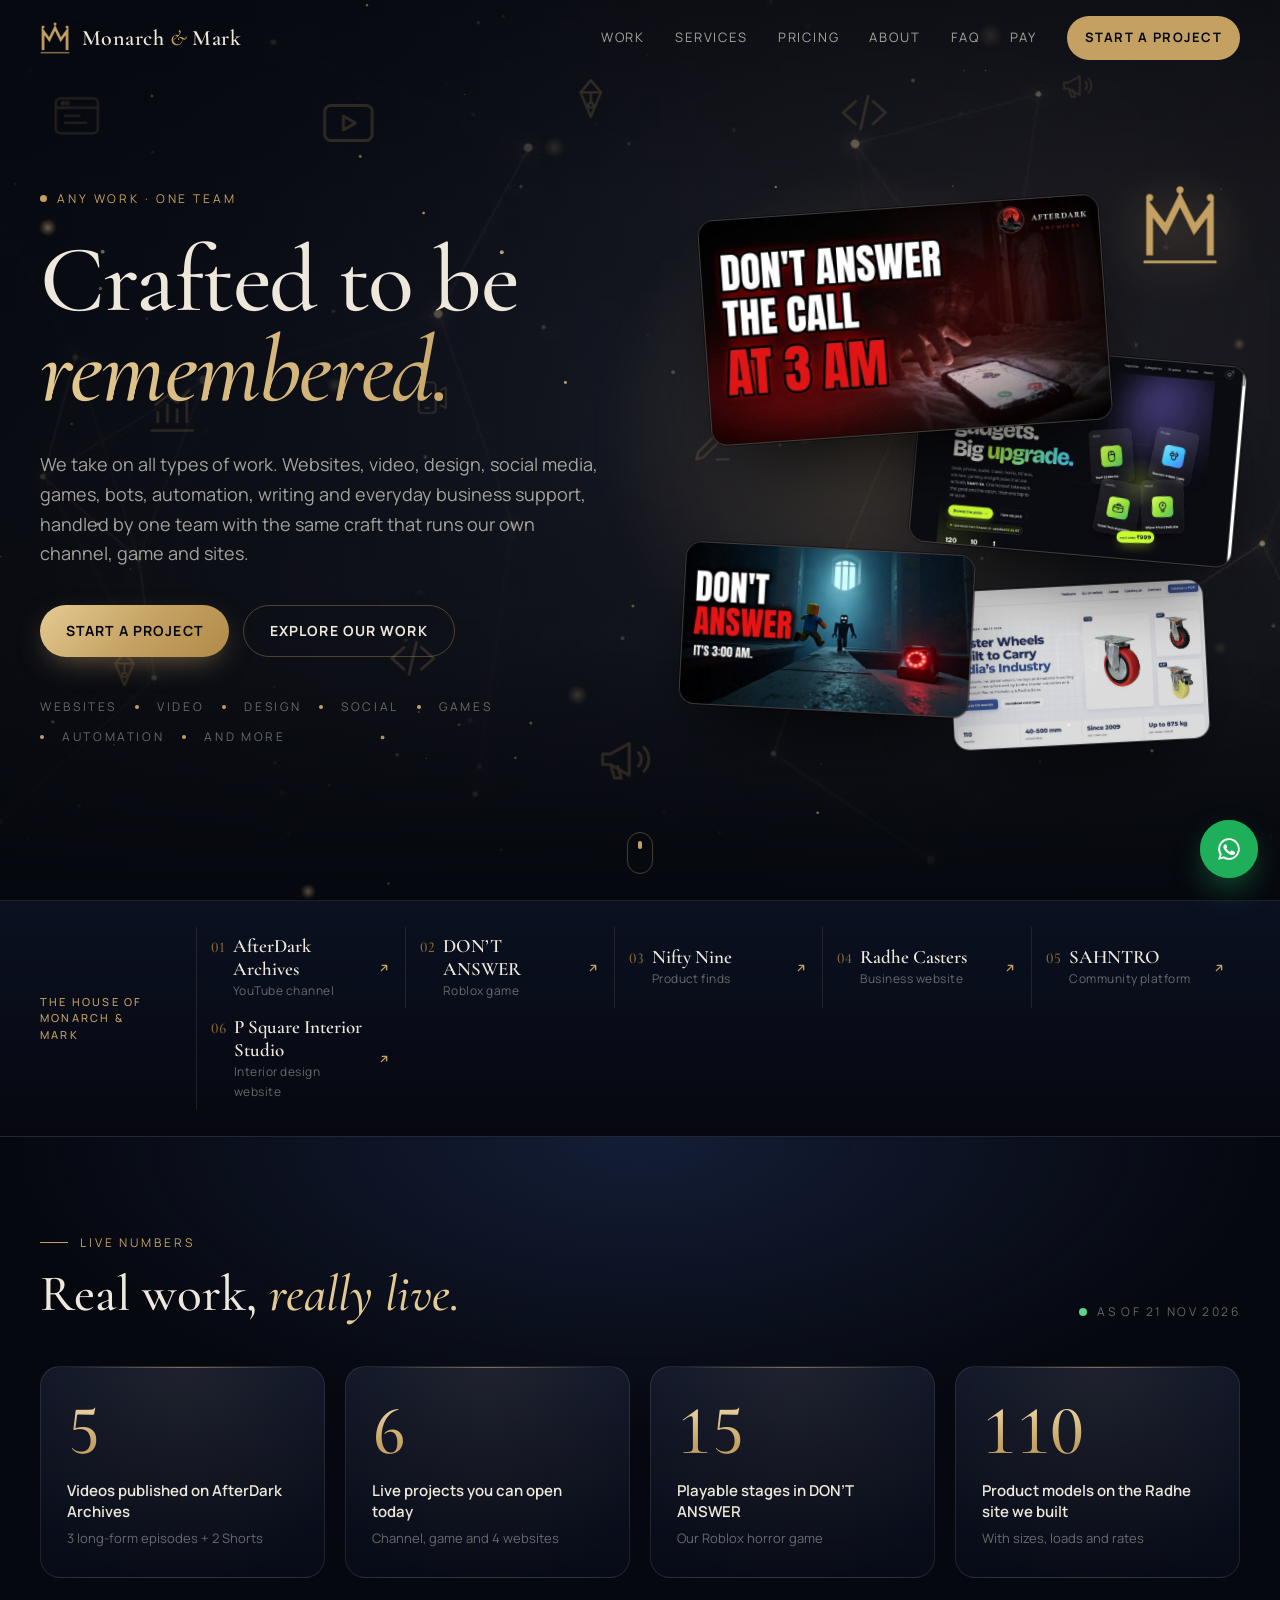
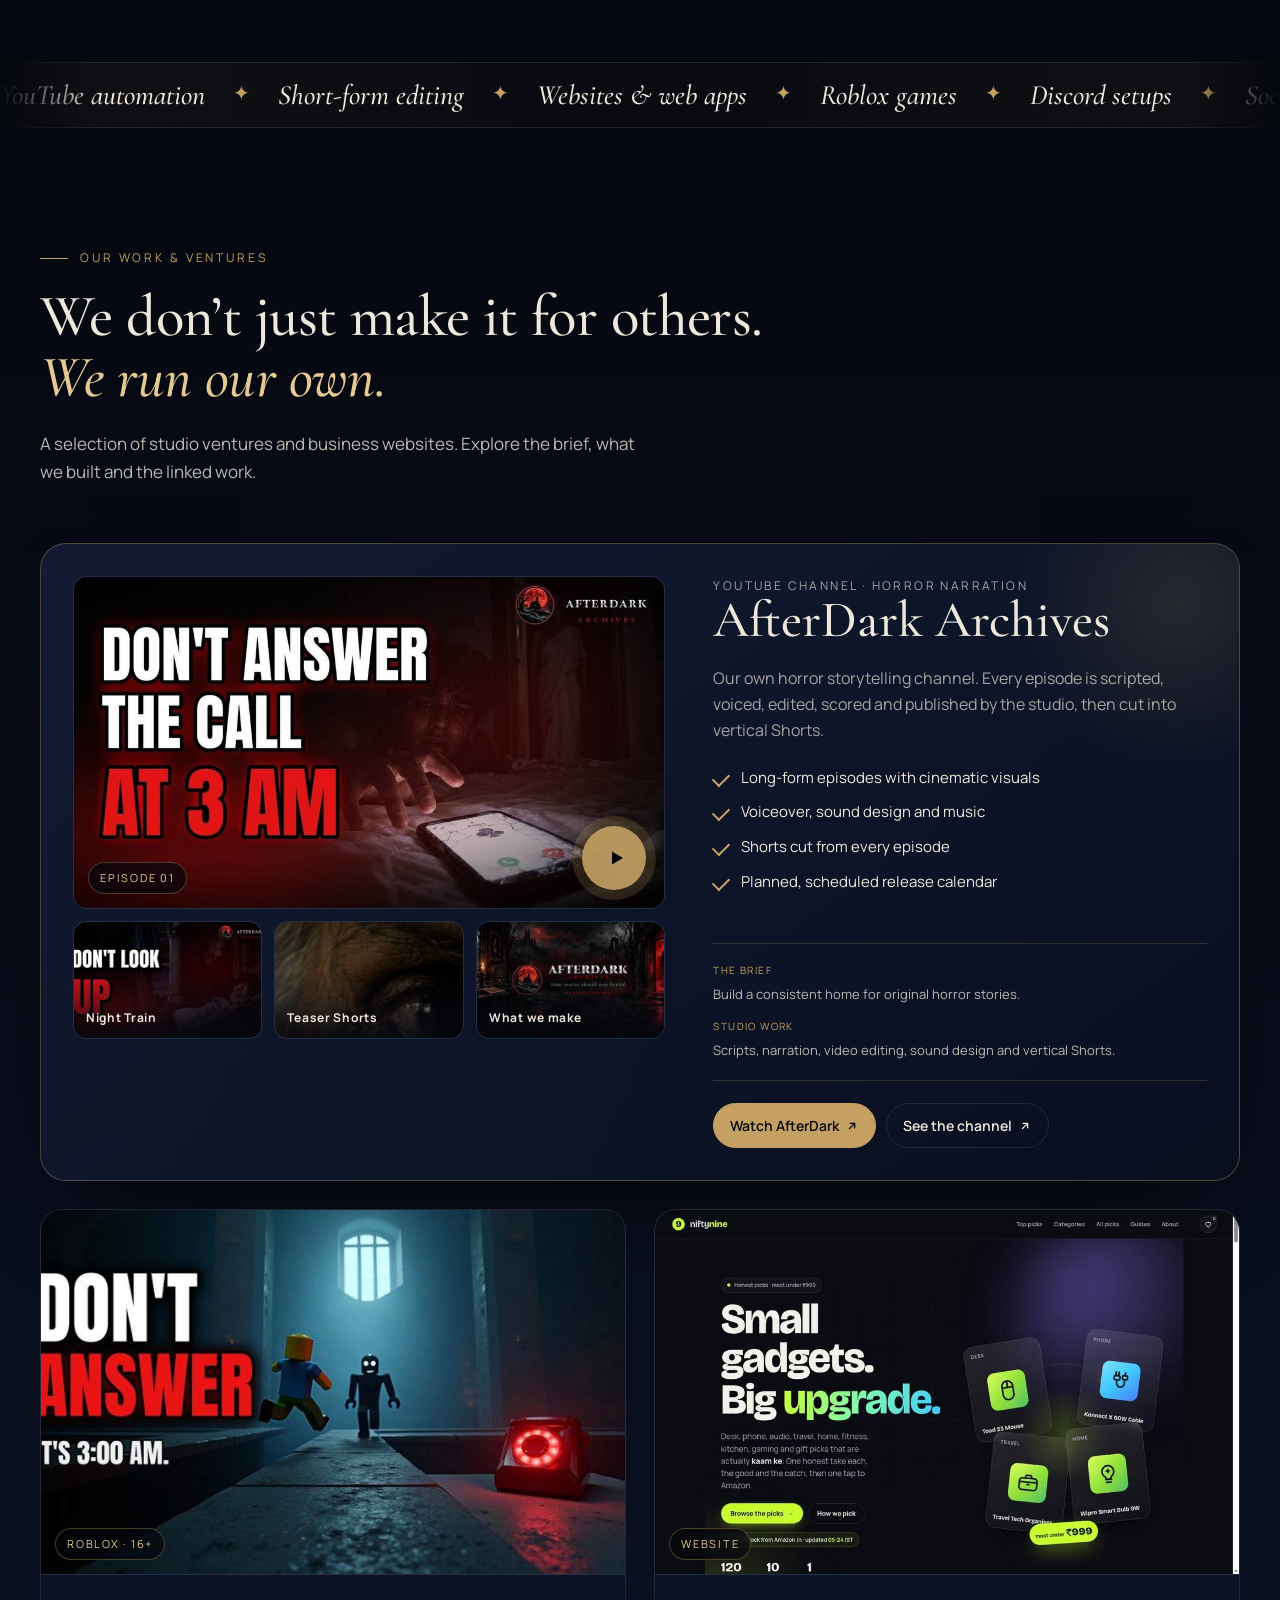
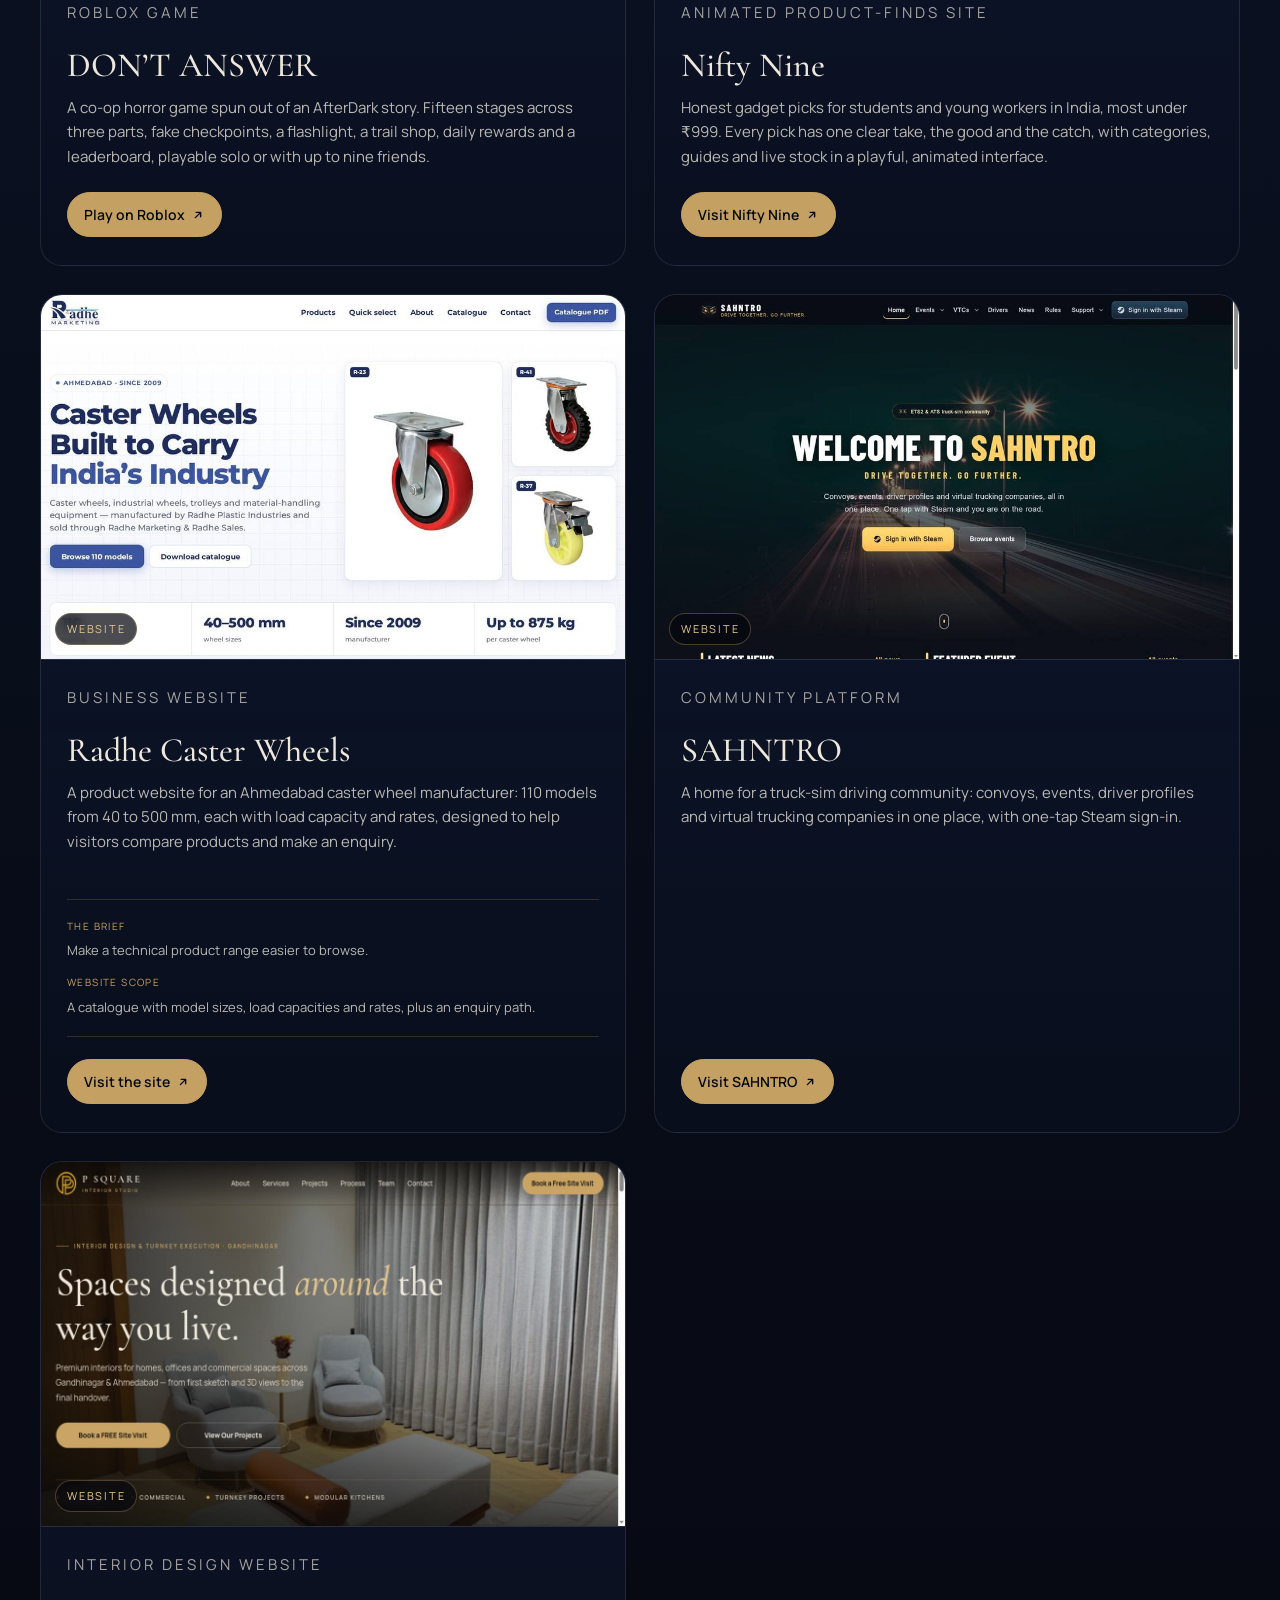
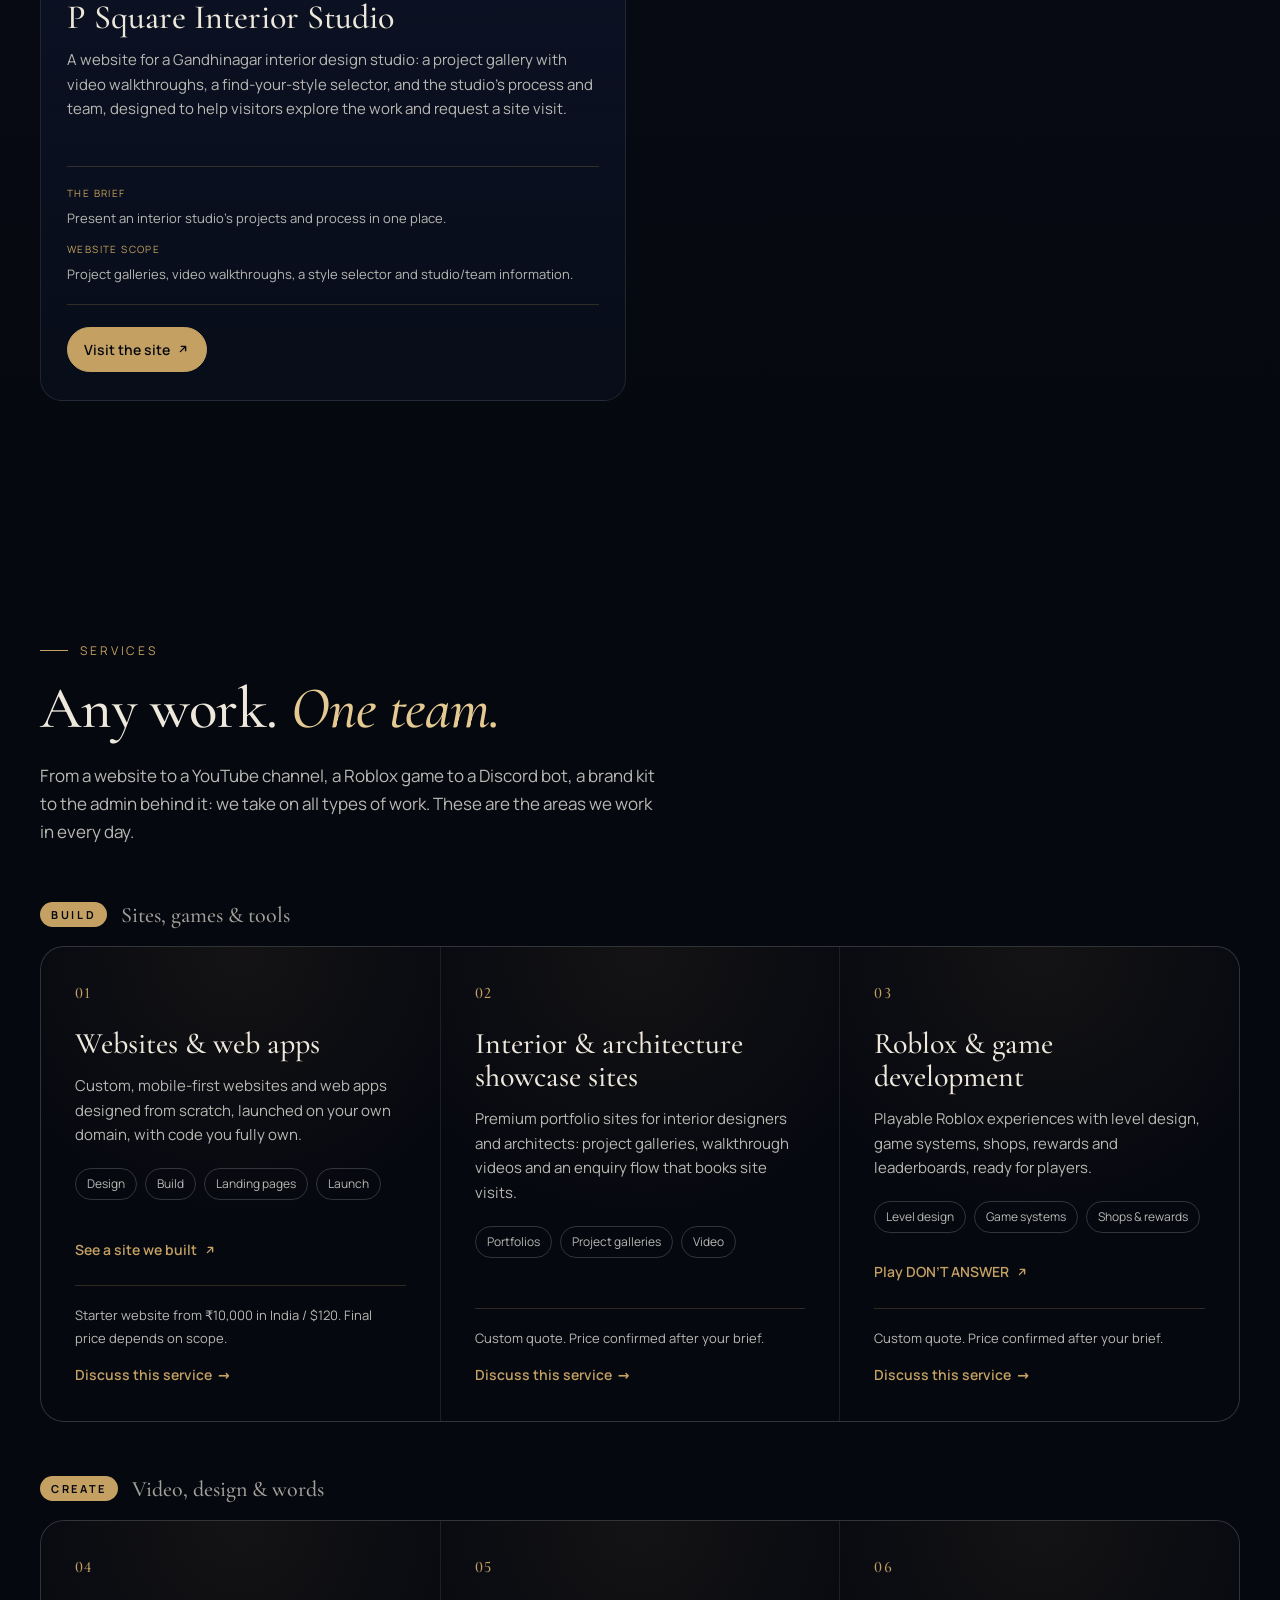
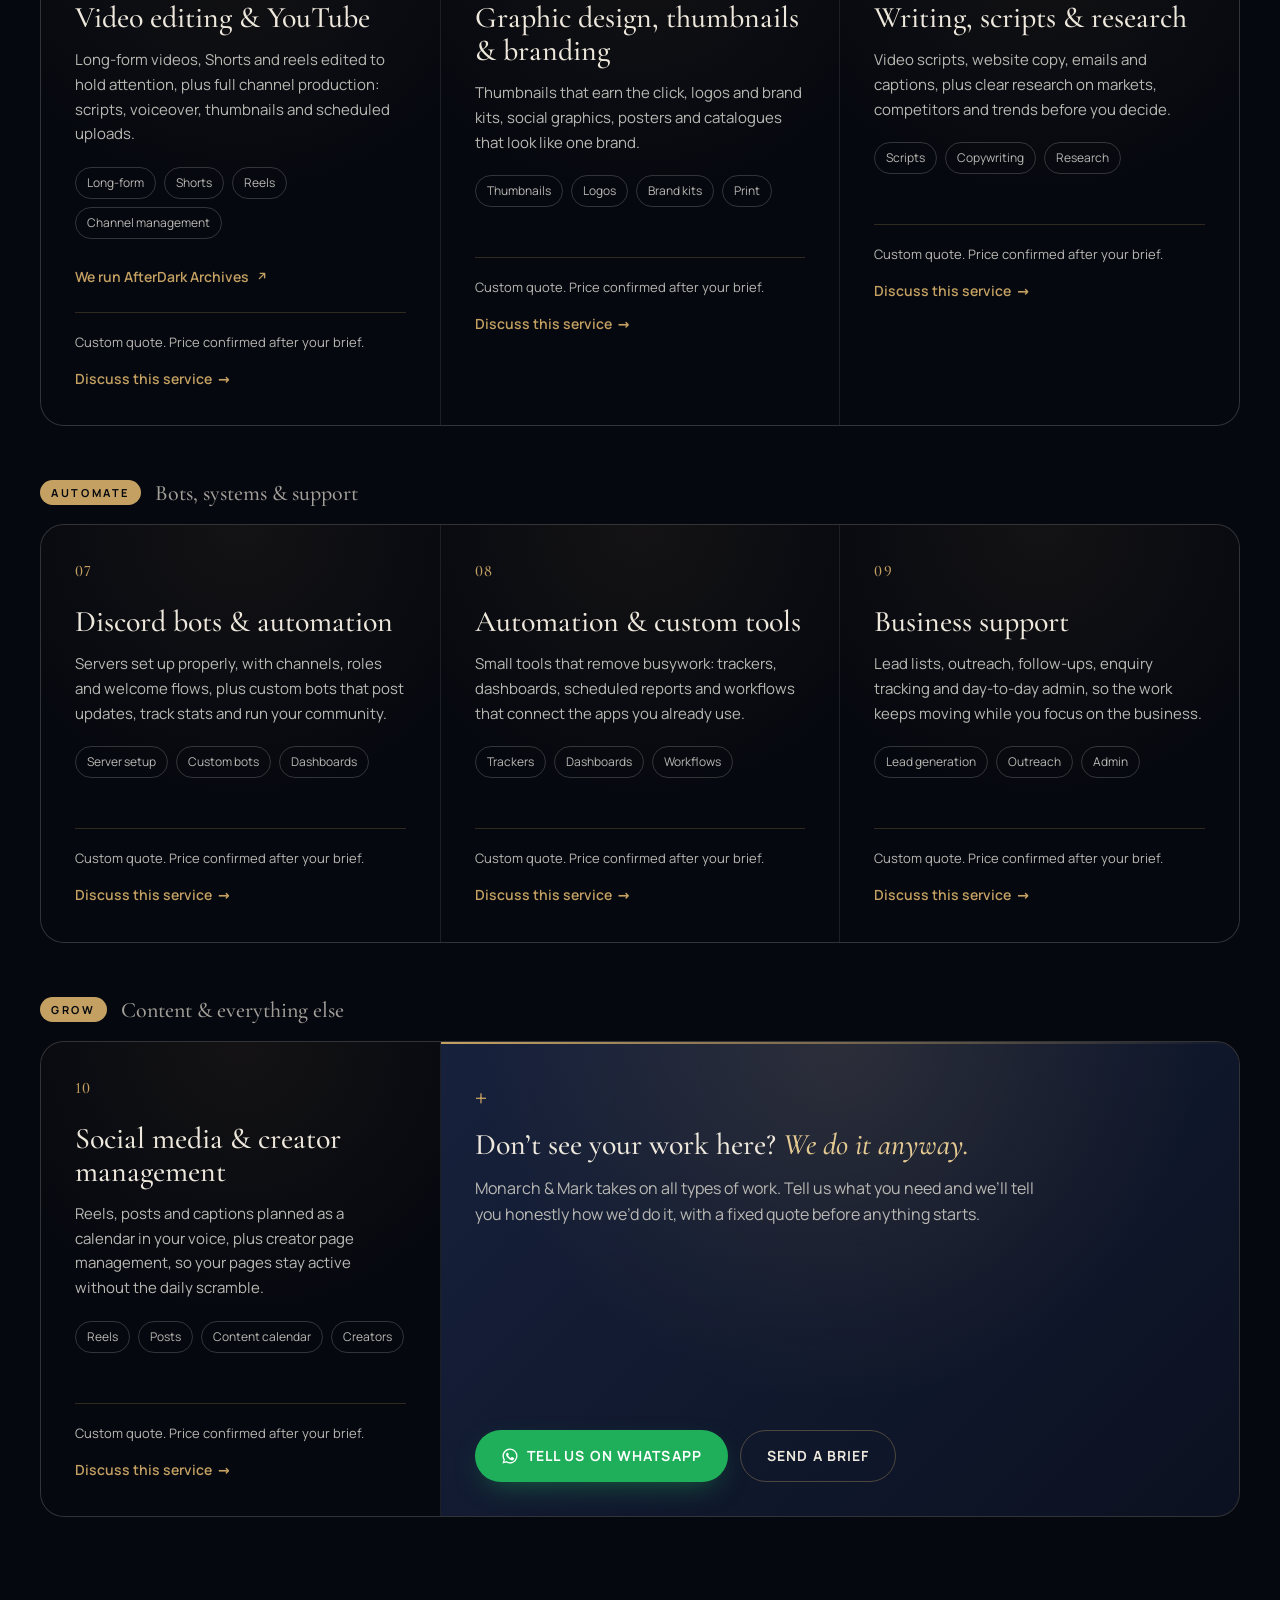
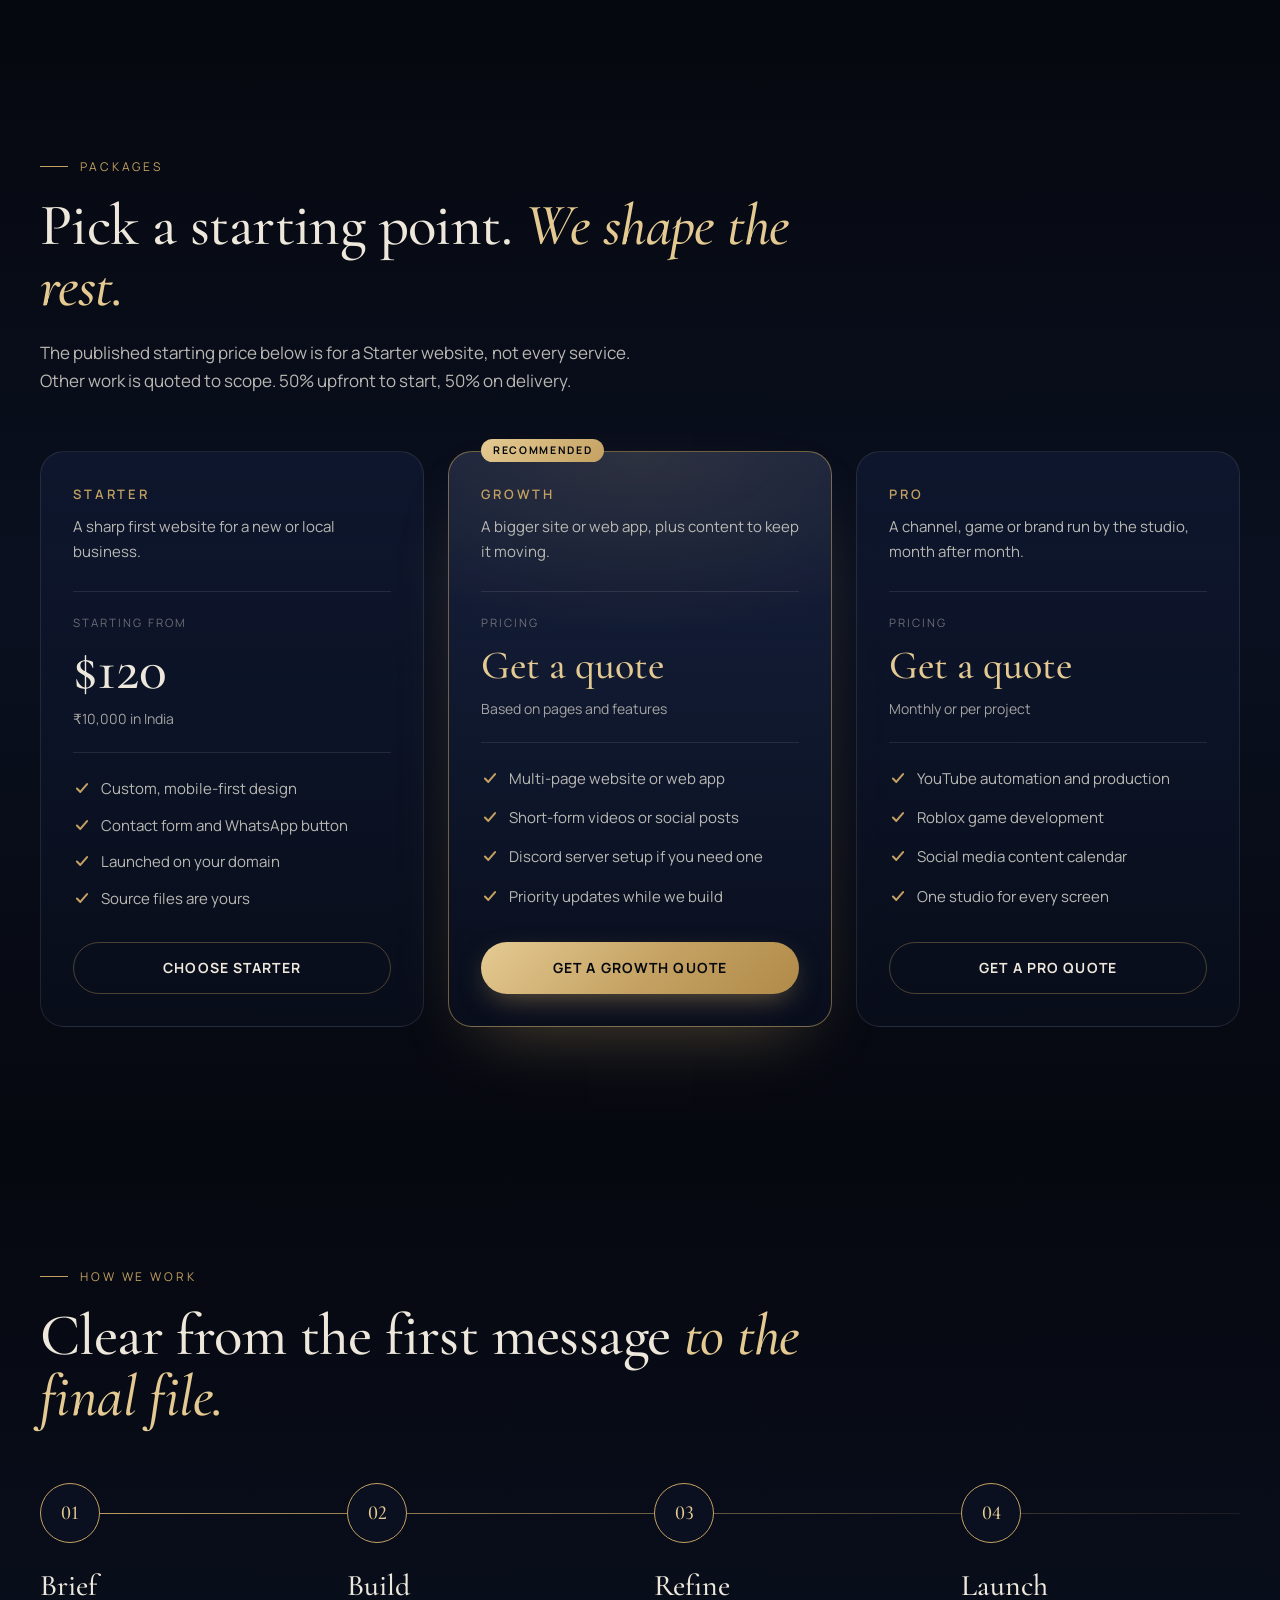
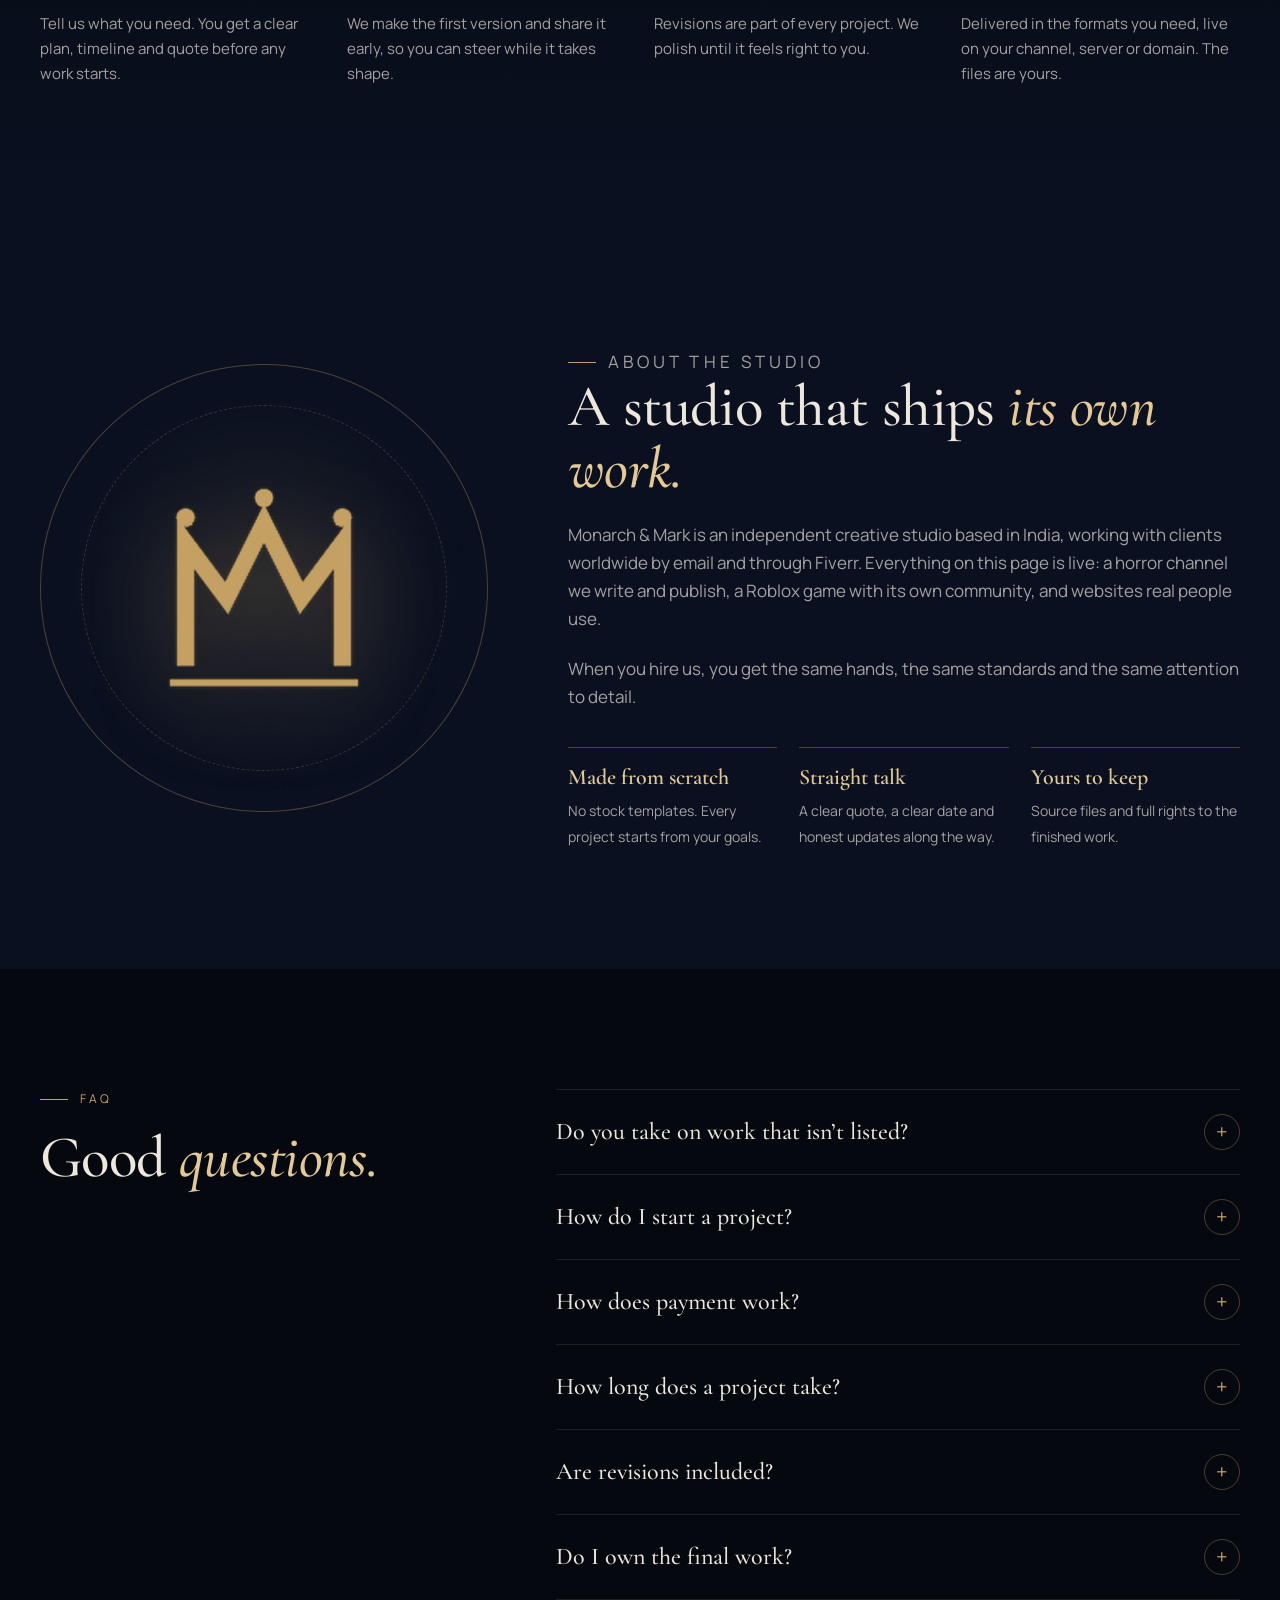
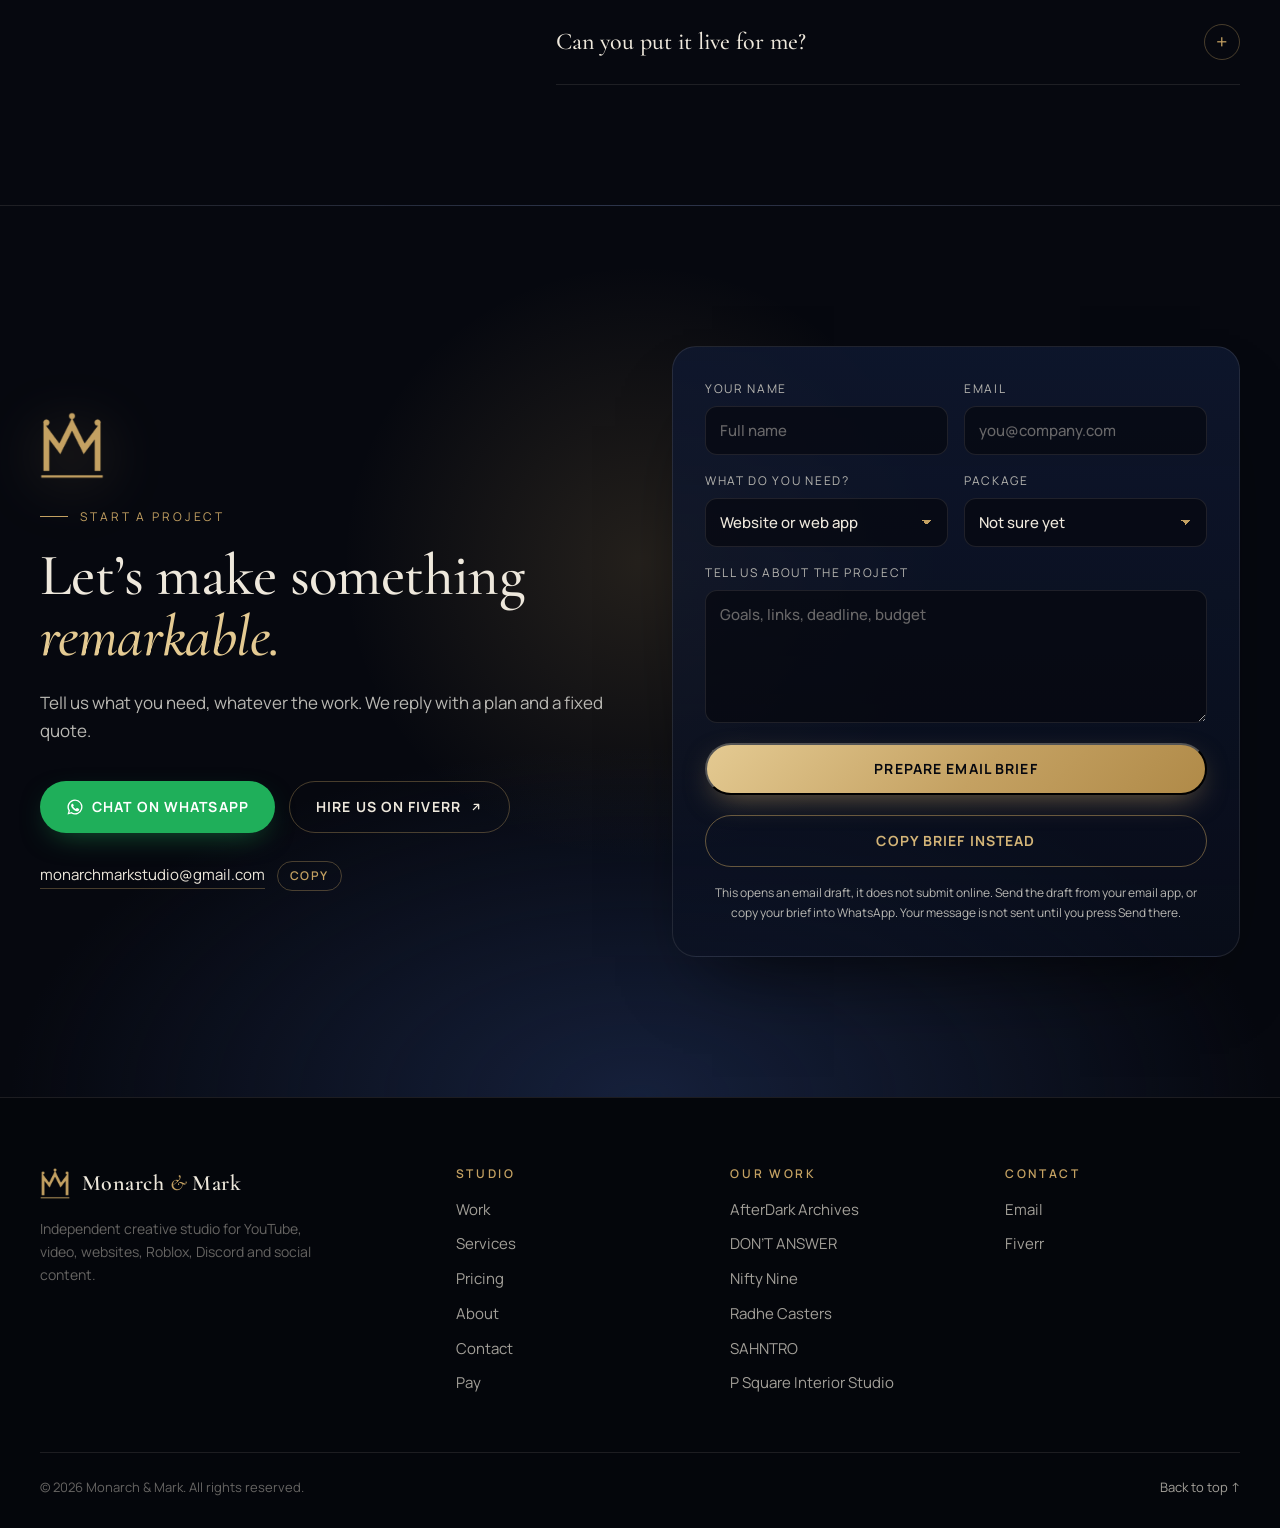
<file: index.html>
<!doctype html>
<html lang="en" class="no-js">
<head>
<meta charset="utf-8">
<meta name="viewport" content="width=device-width, initial-scale=1, viewport-fit=cover">
<title>Monarch &amp; Mark | Full-Service Studio: Any Work, One Team</title>
<meta name="description" content="Monarch & Mark is a full-service studio that takes on all types of work: websites and web apps, video editing and YouTube, social media, graphic design and branding, Roblox games, Discord bots, automation and custom tools, writing and business support. Any work, one team.">
<meta name="theme-color" content="#070A12">
<meta property="og:type" content="website">
<meta property="og:site_name" content="Monarch &amp; Mark">
<meta property="og:title" content="Monarch &amp; Mark | Any work, one team">
<meta property="og:description" content="A full-service studio for all types of work: websites, video, design, social media, games, bots, automation, writing and business support.">
<meta property="og:image" content="og.png">
<meta name="twitter:card" content="summary_large_image">
<link rel="icon" href="favicon.svg" type="image/svg+xml">
<link rel="icon" href="favicon-32.png" sizes="32x32" type="image/png">
<link rel="apple-touch-icon" href="apple-touch-icon.png">
<link rel="preload" href="assets/fonts/CormorantGaramond-normal-500.woff2" as="font" type="font/woff2" crossorigin>
<link rel="preload" href="assets/fonts/Manrope-normal-400-700.woff2" as="font" type="font/woff2" crossorigin>
<link rel="stylesheet" href="assets/fonts.css?v=hub1">
<link rel="stylesheet" href="styles.css?v=brief1">
<script src="config.js?v=v7"></script>
<script src="countdown.js?v=v8"></script>
<script src="script.js?v=brief1" defer></script>
<link rel="stylesheet" href="fx.css?v=v8">
<script src="fx.js?v=v8" defer></script>
</head>
<body>
<div class="launch" id="launch" role="dialog" aria-modal="true" aria-labelledby="launch-title" hidden>
  <canvas class="launch-dust" aria-hidden="true"></canvas>
  <div class="launch-glow" aria-hidden="true"></div>
  <div class="launch-in">
    <img class="launch-crown" src="assets/monarch-mark.png" alt="" width="320" height="335">
    <p class="launch-brand">Monarch <i>&amp;</i> Mark</p>
    <h1 class="launch-title" id="launch-title">Something remarkable <em>is coming.</em></h1>
    <p class="launch-sub">The new studio opens in</p>
    <div class="timer" role="timer" aria-live="off">
      <div class="tu"><span class="tv" data-u="d">00</span><span class="tl">Days</span></div>
      <span class="tsep" aria-hidden="true">:</span>
      <div class="tu"><span class="tv" data-u="h">00</span><span class="tl">Hours</span></div>
      <span class="tsep" aria-hidden="true">:</span>
      <div class="tu"><span class="tv" data-u="m">00</span><span class="tl">Minutes</span></div>
      <span class="tsep" aria-hidden="true">:</span>
      <div class="tu"><span class="tv" data-u="s">00</span><span class="tl">Seconds</span></div>
    </div>
    <p class="launch-date" id="launch-date"></p>
    <p class="launch-note" id="launch-note" hidden></p>
    <div class="launch-links">
      <a href="mailto:monarchmarkstudio@gmail.com?subject=Project%20enquiry%20%E2%80%94%20Monarch%20%26%20Mark">Email the studio</a>
      <span aria-hidden="true">&middot;</span>
      <a href="https://www.fiverr.com/sahilpatel420" target="_blank" rel="noopener">Fiverr</a>
    </div>
  </div>
  <div class="curtain c-top" aria-hidden="true"></div>
  <div class="curtain c-bot" aria-hidden="true"></div>
  <div class="mm-film launch-film" aria-hidden="true"><video muted playsinline webkit-playsinline loop preload="none" disablepictureinpicture disableremoteplayback data-src-p="assets/media/mm-bg-p.mp4?v=7" data-src-w="assets/media/mm-bg-w.mp4?v=7" data-poster-p="assets/media/mm-bg-p.jpg?v=7" data-poster-w="assets/media/mm-bg-w.jpg?v=7"></video></div>
</div>
<div class="progress" aria-hidden="true"><span></span></div>
<a class="skip" href="#main">Skip to content</a>

<header class="nav" id="top">
  <div class="nav-in wrap">
    <a class="brand" href="#top" aria-label="Monarch &amp; Mark, home">
      <img src="assets/monarch-mark.png" alt="" width="34" height="36">
      <span class="brand-word">Monarch <i>&amp;</i> Mark</span>
    </a>
    <nav class="nav-links" id="nav-links" aria-label="Main">
      <a href="#work">Work</a>
      <a href="#services">Services</a>
      <a href="#pricing">Pricing</a>
      <a href="#about">About</a>
      <a href="#faq">FAQ</a>
      <a href="/pay/">Pay</a>
      <a href="#contact" class="nav-cta">Start a project</a>
    </nav>
    <button class="nav-toggle" type="button" aria-controls="nav-links" aria-expanded="false" aria-label="Open menu"><span></span><span></span></button>
  </div>
</header>

<main id="main">

<section class="hero" aria-labelledby="hero-title">
  <div class="mm-film hero-film" aria-hidden="true"><video muted playsinline webkit-playsinline loop preload="none" disablepictureinpicture disableremoteplayback data-src-p="assets/media/mm-bg-p.mp4?v=7" data-src-w="assets/media/mm-bg-w.mp4?v=7" data-poster-p="assets/media/mm-bg-p.jpg?v=7" data-poster-w="assets/media/mm-bg-w.jpg?v=7"></video></div>
  <canvas class="hero-dust" aria-hidden="true"></canvas>
  <div class="hero-glow" aria-hidden="true"></div>
  <div class="hero-grid wrap">
    <div class="hero-copy">
      <p class="eyebrow"><span class="dot"></span>Any work &middot; One team</p>
      <h1 id="hero-title" class="hero-title">Crafted to be <em>remembered.</em></h1>
      <p class="hero-lede">We take on all types of work. Websites, video, design, social media, games, bots, automation, writing and everyday business support, handled by one team with the same craft that runs our own channel, game and sites.</p>
      <div class="hero-cta">
        <a class="btn btn-gold" href="#contact">Start a project</a>
        <a class="btn btn-ghost" href="#work">Explore our work</a>
      </div>
      <ul class="hero-disc" aria-label="What we do">
        <li>Websites</li><li>Video</li><li>Design</li><li>Social</li><li>Games</li><li>Automation</li><li>And more</li>
      </ul>
    </div>
    <div class="hero-stage" aria-hidden="true">
      <div class="stage-card sc-1"><img src="assets/work/afterdark-episode.jpg" alt="" width="1200" height="675"></div>
      <div class="stage-card sc-2"><img src="assets/work/niftynine.jpg" alt="" width="1200" height="750"></div>
      <div class="stage-card sc-3"><img src="assets/work/dont-answer.jpg" alt="" width="768" height="432"></div>
      <div class="stage-card sc-4"><img src="assets/work/radhe-casters.jpg" alt="" width="1200" height="750"></div>
      <div class="stage-crown"><img src="assets/monarch-mark.png" alt="" width="320" height="335"></div>
    </div>
  </div>
  <a class="scroll-cue" href="#house" aria-label="Scroll to the Monarch &amp; Mark directory"><span></span></a>
</section>

<section class="house" id="house" aria-labelledby="house-title">
  <div class="wrap">
    <h2 id="house-title" class="house-label">The house of Monarch &amp; Mark</h2>
    <ul class="house-list">
      <li><a href="https://afterdark-archives.sites.tab.bot/" target="_blank" rel="noopener"><span class="hn">01</span><span class="ht">AfterDark Archives</span><span class="hk">YouTube channel</span><svg class="ar" viewBox="0 0 16 16" aria-hidden="true"><path d="M5 11 11 5M6 5h5v5" fill="none" stroke="currentColor" stroke-width="1.6" stroke-linecap="round" stroke-linejoin="round"/></svg></a></li>
      <li><a href="https://www.roblox.com/games/91110462194238" target="_blank" rel="noopener"><span class="hn">02</span><span class="ht">DON&rsquo;T ANSWER</span><span class="hk">Roblox game</span><svg class="ar" viewBox="0 0 16 16" aria-hidden="true"><path d="M5 11 11 5M6 5h5v5" fill="none" stroke="currentColor" stroke-width="1.6" stroke-linecap="round" stroke-linejoin="round"/></svg></a></li>
      <li><a href="https://niftynine.sites.tab.bot/" target="_blank" rel="noopener"><span class="hn">03</span><span class="ht">Nifty Nine</span><span class="hk">Product finds</span><svg class="ar" viewBox="0 0 16 16" aria-hidden="true"><path d="M5 11 11 5M6 5h5v5" fill="none" stroke="currentColor" stroke-width="1.6" stroke-linecap="round" stroke-linejoin="round"/></svg></a></li>
      <li><a href="https://radhe-casters.vercel.app/" target="_blank" rel="noopener"><span class="hn">04</span><span class="ht">Radhe Casters</span><span class="hk">Business website</span><svg class="ar" viewBox="0 0 16 16" aria-hidden="true"><path d="M5 11 11 5M6 5h5v5" fill="none" stroke="currentColor" stroke-width="1.6" stroke-linecap="round" stroke-linejoin="round"/></svg></a></li>
      <li><a href="https://sahntro.sites.tab.bot/" target="_blank" rel="noopener"><span class="hn">05</span><span class="ht">SAHNTRO</span><span class="hk">Community platform</span><svg class="ar" viewBox="0 0 16 16" aria-hidden="true"><path d="M5 11 11 5M6 5h5v5" fill="none" stroke="currentColor" stroke-width="1.6" stroke-linecap="round" stroke-linejoin="round"/></svg></a></li>
      <li><a href="https://www.psquareinteriorstudio.in/" target="_blank" rel="noopener"><span class="hn">06</span><span class="ht">P Square Interior Studio</span><span class="hk">Interior design website</span><svg class="ar" viewBox="0 0 16 16" aria-hidden="true"><path d="M5 11 11 5M6 5h5v5" fill="none" stroke="currentColor" stroke-width="1.6" stroke-linecap="round" stroke-linejoin="round"/></svg></a></li>
    </ul>
  </div>
</section>

<section class="stats" id="stats" aria-labelledby="stats-title">
  <div class="wrap">
    <header class="stats-head reveal">
      <p class="kicker">Live numbers</p>
      <h2 id="stats-title">Real work, <em>really live.</em></h2>
      <p class="stats-asof">As of 21 Nov 2026</p>
    </header>
    <ul class="stat-grid">
      <li class="stat reveal"><span class="stat-n" data-count="5">5</span><span class="stat-l">Videos published on AfterDark Archives</span><span class="stat-s">3 long-form episodes + 2 Shorts</span></li>
      <li class="stat reveal"><span class="stat-n" data-count="6">6</span><span class="stat-l">Live projects you can open today</span><span class="stat-s">Channel, game and 4 websites</span></li>
      <li class="stat reveal"><span class="stat-n" data-count="15">15</span><span class="stat-l">Playable stages in DON&rsquo;T ANSWER</span><span class="stat-s">Our Roblox horror game</span></li>
      <li class="stat reveal"><span class="stat-n" data-count="110">110</span><span class="stat-l">Product models on the Radhe site we built</span><span class="stat-s">With sizes, loads and rates</span></li>
    </ul>
  </div>
</section>

<div class="marquee" aria-hidden="true">
  <div class="marquee-track">
    <span>YouTube automation</span><i>&#10022;</i><span>Short-form editing</span><i>&#10022;</i><span>Websites &amp; web apps</span><i>&#10022;</i><span>Roblox games</span><i>&#10022;</i><span>Discord setups</span><i>&#10022;</i><span>Social media content</span><i>&#10022;</i>
    <span>YouTube automation</span><i>&#10022;</i><span>Short-form editing</span><i>&#10022;</i><span>Websites &amp; web apps</span><i>&#10022;</i><span>Roblox games</span><i>&#10022;</i><span>Discord setups</span><i>&#10022;</i><span>Social media content</span><i>&#10022;</i>
  </div>
</div>

<section class="section work" id="work" aria-labelledby="work-title">
  <div class="wrap">
    <header class="sec-head reveal">
      <p class="kicker">Our work &amp; ventures</p>
      <h2 id="work-title">We don&rsquo;t just make it for others. <em>We run our own.</em></h2>
      <p class="sec-lede">A selection of studio ventures and business websites. Explore the brief, what we built and the linked work.</p>
    </header>

    <article class="feature reveal" aria-labelledby="ad-title">
      <div class="feature-media">
        <a class="media main-media" href="https://afterdark-archives.sites.tab.bot/#watch" target="_blank" rel="noopener" aria-label="Watch Don&rsquo;t Pick Up the Call at 3:00 AM on the AfterDark Archives site">
          <img src="assets/work/afterdark-episode.jpg" alt="Thumbnail of the AfterDark Archives episode Don&rsquo;t Pick Up the Call at 3:00 AM" width="1200" height="675" loading="lazy">
          <span class="play" aria-hidden="true"><svg viewBox="0 0 24 24"><path d="M8 5.5v13l11-6.5z" fill="currentColor"/></svg></span>
          <span class="media-tag">Episode 01</span>
        </a>
        <div class="mini-row">
          <a class="media mini" href="https://afterdark-archives.sites.tab.bot/#watch" target="_blank" rel="noopener" aria-label="Watch 3 Terrifying Night Train Horror Stories on the AfterDark Archives site">
            <img src="assets/work/afterdark-night-train.jpg" alt="Thumbnail of the Night Train episode" width="1200" height="675" loading="lazy">
            <span class="mini-cap">Night Train</span>
          </a>
          <a class="media mini" href="https://afterdark-archives.sites.tab.bot/#watch" target="_blank" rel="noopener" aria-label="Watch an AfterDark teaser Short on the AfterDark Archives site">
            <img src="assets/work/afterdark-short.jpg" alt="Still from an AfterDark Archives teaser Short" width="960" height="600" loading="lazy">
            <span class="mini-cap">Teaser Shorts</span>
          </a>
          <a class="media mini" href="https://afterdark-archives.sites.tab.bot/#make" target="_blank" rel="noopener" aria-label="See what we make for AfterDark Archives">
            <img src="assets/work/afterdark-channel.jpg" alt="AfterDark Archives channel banner" width="1200" height="675" loading="lazy">
            <span class="mini-cap">What we make</span>
          </a>
        </div>
      </div>
      <div class="feature-body">
        <p class="tag">YouTube channel &middot; Horror narration</p>
        <h3 id="ad-title">AfterDark Archives</h3>
        <p>Our own horror storytelling channel. Every episode is scripted, voiced, edited, scored and published by the studio, then cut into vertical Shorts.</p>
        <ul class="ticks">
          <li>Long-form episodes with cinematic visuals</li>
          <li>Voiceover, sound design and music</li>
          <li>Shorts cut from every episode</li>
          <li>Planned, scheduled release calendar</li>
        </ul>
        <dl class="case-note"><div><dt>The brief</dt><dd>Build a consistent home for original horror stories.</dd></div><div><dt>Studio work</dt><dd>Scripts, narration, video editing, sound design and vertical Shorts.</dd></div></dl>
        <div class="links">
          <a class="lk lk-gold" href="https://afterdark-archives.sites.tab.bot/#watch" target="_blank" rel="noopener">Watch AfterDark<svg class="ar" viewBox="0 0 16 16" aria-hidden="true"><path d="M5 11 11 5M6 5h5v5" fill="none" stroke="currentColor" stroke-width="1.6" stroke-linecap="round" stroke-linejoin="round"/></svg></a>
          <a class="lk" href="https://afterdark-archives.sites.tab.bot/" target="_blank" rel="noopener">See the channel<svg class="ar" viewBox="0 0 16 16" aria-hidden="true"><path d="M5 11 11 5M6 5h5v5" fill="none" stroke="currentColor" stroke-width="1.6" stroke-linecap="round" stroke-linejoin="round"/></svg></a>
        </div>
      </div>
    </article>

    <div class="cards">
      <article class="card reveal" aria-labelledby="da-title">
        <a class="media" href="https://www.roblox.com/games/91110462194238" target="_blank" rel="noopener" aria-label="Play DON&rsquo;T ANSWER on Roblox">
          <img src="assets/work/dont-answer.jpg" alt="DON&rsquo;T ANSWER game thumbnail on Roblox" width="768" height="432" loading="lazy">
          <span class="media-tag">Roblox &middot; 16+</span>
        </a>
        <div class="card-body">
          <p class="tag">Roblox game</p>
          <h3 id="da-title">DON&rsquo;T ANSWER</h3>
          <p>A co-op horror game spun out of an AfterDark story. Fifteen stages across three parts, fake checkpoints, a flashlight, a trail shop, daily rewards and a leaderboard, playable solo or with up to nine friends.</p>
          <div class="links">
            <a class="lk lk-gold" href="https://www.roblox.com/games/91110462194238" target="_blank" rel="noopener">Play on Roblox<svg class="ar" viewBox="0 0 16 16" aria-hidden="true"><path d="M5 11 11 5M6 5h5v5" fill="none" stroke="currentColor" stroke-width="1.6" stroke-linecap="round" stroke-linejoin="round"/></svg></a>
          </div>
        </div>
      </article>

      <article class="card reveal" aria-labelledby="nn-title">
        <a class="media" href="https://niftynine.sites.tab.bot/" target="_blank" rel="noopener" aria-label="Visit Nifty Nine">
          <img src="assets/work/niftynine.jpg" alt="Screenshot of the Nifty Nine home page" width="1200" height="750" loading="lazy">
          <span class="media-tag">Website</span>
        </a>
        <div class="card-body">
          <p class="tag">Animated product-finds site</p>
          <h3 id="nn-title">Nifty Nine</h3>
          <p>Honest gadget picks for students and young workers in India, most under &#8377;999. Every pick has one clear take, the good and the catch, with categories, guides and live stock in a playful, animated interface.</p>
          <div class="links"><a class="lk lk-gold" href="https://niftynine.sites.tab.bot/" target="_blank" rel="noopener">Visit Nifty Nine<svg class="ar" viewBox="0 0 16 16" aria-hidden="true"><path d="M5 11 11 5M6 5h5v5" fill="none" stroke="currentColor" stroke-width="1.6" stroke-linecap="round" stroke-linejoin="round"/></svg></a></div>
        </div>
      </article>

      <article class="card reveal" aria-labelledby="rc-title">
        <a class="media" href="https://radhe-casters.vercel.app/" target="_blank" rel="noopener" aria-label="Visit the Radhe Caster Wheels website">
          <img src="assets/work/radhe-casters.jpg" alt="Screenshot of the Radhe Caster Wheels home page" width="1200" height="750" loading="lazy">
          <span class="media-tag">Website</span>
        </a>
        <div class="card-body">
          <p class="tag">Business website</p>
          <h3 id="rc-title">Radhe Caster Wheels</h3>
          <p>A product website for an Ahmedabad caster wheel manufacturer: 110 models from 40 to 500 mm, each with load capacity and rates, designed to help visitors compare products and make an enquiry.</p>
          <dl class="case-note"><div><dt>The brief</dt><dd>Make a technical product range easier to browse.</dd></div><div><dt>Website scope</dt><dd>A catalogue with model sizes, load capacities and rates, plus an enquiry path.</dd></div></dl>
        <div class="links"><a class="lk lk-gold" href="https://radhe-casters.vercel.app/" target="_blank" rel="noopener">Visit the site<svg class="ar" viewBox="0 0 16 16" aria-hidden="true"><path d="M5 11 11 5M6 5h5v5" fill="none" stroke="currentColor" stroke-width="1.6" stroke-linecap="round" stroke-linejoin="round"/></svg></a></div>
        </div>
      </article>

      <article class="card reveal" aria-labelledby="sa-title">
        <a class="media" href="https://sahntro.sites.tab.bot/" target="_blank" rel="noopener" aria-label="Visit SAHNTRO">
          <img src="assets/work/sahntro.jpg" alt="Screenshot of the SAHNTRO home page" width="1200" height="750" loading="lazy">
          <span class="media-tag">Website</span>
        </a>
        <div class="card-body">
          <p class="tag">Community platform</p>
          <h3 id="sa-title">SAHNTRO</h3>
          <p>A home for a truck-sim driving community: convoys, events, driver profiles and virtual trucking companies in one place, with one-tap Steam sign-in.</p>
          <div class="links"><a class="lk lk-gold" href="https://sahntro.sites.tab.bot/" target="_blank" rel="noopener">Visit SAHNTRO<svg class="ar" viewBox="0 0 16 16" aria-hidden="true"><path d="M5 11 11 5M6 5h5v5" fill="none" stroke="currentColor" stroke-width="1.6" stroke-linecap="round" stroke-linejoin="round"/></svg></a></div>
        </div>
      </article>

      <article class="card reveal" aria-labelledby="ps-title">
        <a class="media" href="https://www.psquareinteriorstudio.in/" target="_blank" rel="noopener" aria-label="Visit the P Square Interior Studio website">
          <img src="assets/work/psquare.jpg" alt="Screenshot of the P Square Interior Studio home page" width="1200" height="750" loading="lazy">
          <span class="media-tag">Website</span>
        </a>
        <div class="card-body">
          <p class="tag">Interior design website</p>
          <h3 id="ps-title">P Square Interior Studio</h3>
          <p>A website for a Gandhinagar interior design studio: a project gallery with video walkthroughs, a find-your-style selector, and the studio's process and team, designed to help visitors explore the work and request a site visit.</p>
          <dl class="case-note"><div><dt>The brief</dt><dd>Present an interior studio’s projects and process in one place.</dd></div><div><dt>Website scope</dt><dd>Project galleries, video walkthroughs, a style selector and studio/team information.</dd></div></dl>
        <div class="links"><a class="lk lk-gold" href="https://www.psquareinteriorstudio.in/" target="_blank" rel="noopener">Visit the site<svg class="ar" viewBox="0 0 16 16" aria-hidden="true"><path d="M5 11 11 5M6 5h5v5" fill="none" stroke="currentColor" stroke-width="1.6" stroke-linecap="round" stroke-linejoin="round"/></svg></a></div>
        </div>
      </article>
    </div>
  </div>
</section>

<section class="section services" id="services" aria-labelledby="services-title">
  <div class="wrap">
    <header class="sec-head reveal">
      <p class="kicker">Services</p>
      <h2 id="services-title">Any work. <em>One team.</em></h2>
      <p class="sec-lede">From a website to a YouTube channel, a Roblox game to a Discord bot, a brand kit to the admin behind it: we take on all types of work. These are the areas we work in every day.</p>
    </header>
    <div class="svc-group reveal"><p class="svc-glabel"><span>Build</span>Sites, games &amp; tools</p></div>
    <div class="svc-grid">
      <article class="svc reveal" id="websites">
        <span class="svc-n">01</span>
        <h3>Websites &amp; web apps</h3>
        <p>Custom, mobile-first websites and web apps designed from scratch, launched on your own domain, with code you fully own.</p>
        <ul class="chips"><li>Design</li><li>Build</li><li>Landing pages</li><li>Launch</li></ul>
        <a class="lk lk-sm" href="https://radhe-casters.vercel.app/" target="_blank" rel="noopener">See a site we built<svg class="ar" viewBox="0 0 16 16" aria-hidden="true"><path d="M5 11 11 5M6 5h5v5" fill="none" stroke="currentColor" stroke-width="1.6" stroke-linecap="round" stroke-linejoin="round"/></svg></a>
      <div class="svc-enquiry"><p>Starter website from &#8377;10,000 in India / $120. Final price depends on scope.</p><a class="lk lk-sm" href="#contact" data-service="Website or web app">Discuss this service <span aria-hidden="true">&rarr;</span></a></div>
      </article>
      <article class="svc reveal" id="showcase">
        <span class="svc-n">02</span>
        <h3>Interior &amp; architecture showcase sites</h3>
        <p>Premium portfolio sites for interior designers and architects: project galleries, walkthrough videos and an enquiry flow that books site visits.</p>
        <ul class="chips"><li>Portfolios</li><li>Project galleries</li><li>Video</li></ul>
      <div class="svc-enquiry"><p>Custom quote. Price confirmed after your brief.</p><a class="lk lk-sm" href="#contact" data-service="Interior or architecture showcase site">Discuss this service <span aria-hidden="true">&rarr;</span></a></div>
      </article>
      <article class="svc reveal" id="roblox">
        <span class="svc-n">03</span>
        <h3>Roblox &amp; game development</h3>
        <p>Playable Roblox experiences with level design, game systems, shops, rewards and leaderboards, ready for players.</p>
        <ul class="chips"><li>Level design</li><li>Game systems</li><li>Shops &amp; rewards</li></ul>
        <a class="lk lk-sm" href="https://www.roblox.com/games/91110462194238" target="_blank" rel="noopener">Play DON&rsquo;T ANSWER<svg class="ar" viewBox="0 0 16 16" aria-hidden="true"><path d="M5 11 11 5M6 5h5v5" fill="none" stroke="currentColor" stroke-width="1.6" stroke-linecap="round" stroke-linejoin="round"/></svg></a>
      <div class="svc-enquiry"><p>Custom quote. Price confirmed after your brief.</p><a class="lk lk-sm" href="#contact" data-service="Roblox or game development">Discuss this service <span aria-hidden="true">&rarr;</span></a></div>
      </article>
    </div>
    <div class="svc-group reveal"><p class="svc-glabel"><span>Create</span>Video, design &amp; words</p></div>
    <div class="svc-grid">
      <article class="svc reveal" id="video-editing">
        <span class="svc-n">04</span>
        <h3>Video editing &amp; YouTube</h3>
        <p>Long-form videos, Shorts and reels edited to hold attention, plus full channel production: scripts, voiceover, thumbnails and scheduled uploads.</p>
        <ul class="chips"><li>Long-form</li><li>Shorts</li><li>Reels</li><li>Channel management</li></ul>
        <a class="lk lk-sm" href="https://afterdark-archives.sites.tab.bot/" target="_blank" rel="noopener">We run AfterDark Archives<svg class="ar" viewBox="0 0 16 16" aria-hidden="true"><path d="M5 11 11 5M6 5h5v5" fill="none" stroke="currentColor" stroke-width="1.6" stroke-linecap="round" stroke-linejoin="round"/></svg></a>
      <div class="svc-enquiry"><p>Custom quote. Price confirmed after your brief.</p><a class="lk lk-sm" href="#contact" data-service="Video editing or YouTube">Discuss this service <span aria-hidden="true">&rarr;</span></a></div>
      </article>
      <article class="svc reveal" id="design">
        <span class="svc-n">05</span>
        <h3>Graphic design, thumbnails &amp; branding</h3>
        <p>Thumbnails that earn the click, logos and brand kits, social graphics, posters and catalogues that look like one brand.</p>
        <ul class="chips"><li>Thumbnails</li><li>Logos</li><li>Brand kits</li><li>Print</li></ul>
      <div class="svc-enquiry"><p>Custom quote. Price confirmed after your brief.</p><a class="lk lk-sm" href="#contact" data-service="Graphic design, thumbnails or branding">Discuss this service <span aria-hidden="true">&rarr;</span></a></div>
      </article>
      <article class="svc reveal" id="writing">
        <span class="svc-n">06</span>
        <h3>Writing, scripts &amp; research</h3>
        <p>Video scripts, website copy, emails and captions, plus clear research on markets, competitors and trends before you decide.</p>
        <ul class="chips"><li>Scripts</li><li>Copywriting</li><li>Research</li></ul>
      <div class="svc-enquiry"><p>Custom quote. Price confirmed after your brief.</p><a class="lk lk-sm" href="#contact" data-service="Writing, scripts or research">Discuss this service <span aria-hidden="true">&rarr;</span></a></div>
      </article>
    </div>
    <div class="svc-group reveal"><p class="svc-glabel"><span>Automate</span>Bots, systems &amp; support</p></div>
    <div class="svc-grid">
      <article class="svc reveal" id="discord">
        <span class="svc-n">07</span>
        <h3>Discord bots &amp; automation</h3>
        <p>Servers set up properly, with channels, roles and welcome flows, plus custom bots that post updates, track stats and run your community.</p>
        <ul class="chips"><li>Server setup</li><li>Custom bots</li><li>Dashboards</li></ul>
      <div class="svc-enquiry"><p>Custom quote. Price confirmed after your brief.</p><a class="lk lk-sm" href="#contact" data-service="Discord bot or automation">Discuss this service <span aria-hidden="true">&rarr;</span></a></div>
      </article>
      <article class="svc reveal" id="automation">
        <span class="svc-n">08</span>
        <h3>Automation &amp; custom tools</h3>
        <p>Small tools that remove busywork: trackers, dashboards, scheduled reports and workflows that connect the apps you already use.</p>
        <ul class="chips"><li>Trackers</li><li>Dashboards</li><li>Workflows</li></ul>
      <div class="svc-enquiry"><p>Custom quote. Price confirmed after your brief.</p><a class="lk lk-sm" href="#contact" data-service="Automation or custom tool">Discuss this service <span aria-hidden="true">&rarr;</span></a></div>
      </article>
      <article class="svc reveal" id="business">
        <span class="svc-n">09</span>
        <h3>Business support</h3>
        <p>Lead lists, outreach, follow-ups, enquiry tracking and day-to-day admin, so the work keeps moving while you focus on the business.</p>
        <ul class="chips"><li>Lead generation</li><li>Outreach</li><li>Admin</li></ul>
      <div class="svc-enquiry"><p>Custom quote. Price confirmed after your brief.</p><a class="lk lk-sm" href="#contact" data-service="Business support">Discuss this service <span aria-hidden="true">&rarr;</span></a></div>
      </article>
    </div>
    <div class="svc-group reveal"><p class="svc-glabel"><span>Grow</span>Content &amp; everything else</p></div>
    <div class="svc-grid svc-grid-last">
      <article class="svc reveal" id="social">
        <span class="svc-n">10</span>
        <h3>Social media &amp; creator management</h3>
        <p>Reels, posts and captions planned as a calendar in your voice, plus creator page management, so your pages stay active without the daily scramble.</p>
        <ul class="chips"><li>Reels</li><li>Posts</li><li>Content calendar</li><li>Creators</li></ul>
      <div class="svc-enquiry"><p>Custom quote. Price confirmed after your brief.</p><a class="lk lk-sm" href="#contact" data-service="Social media or creator management">Discuss this service <span aria-hidden="true">&rarr;</span></a></div>
      </article>
      <article class="svc svc-any reveal" id="anything">
        <span class="svc-n">+</span>
        <h3>Don&rsquo;t see your work here? <em>We do it anyway.</em></h3>
        <p>Monarch &amp; Mark takes on all types of work. Tell us what you need and we&rsquo;ll tell you honestly how we&rsquo;d do it, with a fixed quote before anything starts.</p>
        <div class="svc-any-cta">
          <a class="btn btn-wa" data-wa hidden href="#contact"><svg viewBox="0 0 24 24" width="18" height="18" aria-hidden="true"><path fill="currentColor" d="M12 2a10 10 0 00-8.6 15.1L2 22l5-1.3A10 10 0 1012 2zm0 18.2a8.2 8.2 0 01-4.2-1.2l-.3-.2-3 .8.8-2.9-.2-.3A8.2 8.2 0 1112 20.2zm4.5-6.1c-.2-.1-1.5-.7-1.7-.8s-.4-.1-.6.1-.7.8-.8 1-.3.2-.5.1a6.7 6.7 0 01-3.3-2.9c-.3-.4.3-.4.7-1.3.1-.2 0-.3 0-.4l-.8-1.8c-.2-.5-.4-.4-.6-.4h-.5a1 1 0 00-.7.3 3 3 0 00-.9 2.2 5.2 5.2 0 001.1 2.7 11.8 11.8 0 004.5 4c1.7.7 2.3.8 3.2.6a2.7 2.7 0 001.8-1.2 2.2 2.2 0 00.1-1.2c0-.1-.2-.2-.4-.3z"/></svg><span>Tell us on WhatsApp</span></a>
          <a class="btn btn-ghost" href="#contact">Send a brief</a>
        </div>
      </article>
    </div>
  </div>
</section>

<section class="section pricing" id="pricing" aria-labelledby="pricing-title">
  <div class="wrap">
    <header class="sec-head reveal">
      <p class="kicker">Packages</p>
      <h2 id="pricing-title">Pick a starting point. <em>We shape the rest.</em></h2>
      <p class="sec-lede">The published starting price below is for a Starter website, not every service. Other work is quoted to scope. 50% upfront to start, 50% on delivery.</p>
    </header>
    <div class="plans">
      <article class="plan reveal">
        <p class="plan-name">Starter</p>
        <p class="plan-for">A sharp first website for a new or local business.</p>
        <p class="plan-price"><span class="from">Starting from</span><strong>$120</strong><span class="alt">&#8377;10,000 in India</span></p>
        <ul class="plan-list"><li><svg class="ck" viewBox="0 0 16 16" aria-hidden="true"><path d="M3.5 8.5l3 3 6-7" fill="none" stroke="currentColor" stroke-width="1.8" stroke-linecap="round" stroke-linejoin="round"/></svg><span>Custom, mobile-first design</span></li><li><svg class="ck" viewBox="0 0 16 16" aria-hidden="true"><path d="M3.5 8.5l3 3 6-7" fill="none" stroke="currentColor" stroke-width="1.8" stroke-linecap="round" stroke-linejoin="round"/></svg><span>Contact form and WhatsApp button</span></li><li><svg class="ck" viewBox="0 0 16 16" aria-hidden="true"><path d="M3.5 8.5l3 3 6-7" fill="none" stroke="currentColor" stroke-width="1.8" stroke-linecap="round" stroke-linejoin="round"/></svg><span>Launched on your domain</span></li><li><svg class="ck" viewBox="0 0 16 16" aria-hidden="true"><path d="M3.5 8.5l3 3 6-7" fill="none" stroke="currentColor" stroke-width="1.8" stroke-linecap="round" stroke-linejoin="round"/></svg><span>Source files are yours</span></li></ul>
        <a class="btn btn-ghost plan-cta" href="#contact" data-plan="Starter">Choose Starter</a>
      </article>
      <article class="plan plan-hi reveal">
        <span class="plan-badge">Recommended</span>
        <p class="plan-name">Growth</p>
        <p class="plan-for">A bigger site or web app, plus content to keep it moving.</p>
        <p class="plan-price"><span class="from">Pricing</span><strong class="q">Get a quote</strong><span class="alt">Based on pages and features</span></p>
        <ul class="plan-list"><li><svg class="ck" viewBox="0 0 16 16" aria-hidden="true"><path d="M3.5 8.5l3 3 6-7" fill="none" stroke="currentColor" stroke-width="1.8" stroke-linecap="round" stroke-linejoin="round"/></svg><span>Multi-page website or web app</span></li><li><svg class="ck" viewBox="0 0 16 16" aria-hidden="true"><path d="M3.5 8.5l3 3 6-7" fill="none" stroke="currentColor" stroke-width="1.8" stroke-linecap="round" stroke-linejoin="round"/></svg><span>Short-form videos or social posts</span></li><li><svg class="ck" viewBox="0 0 16 16" aria-hidden="true"><path d="M3.5 8.5l3 3 6-7" fill="none" stroke="currentColor" stroke-width="1.8" stroke-linecap="round" stroke-linejoin="round"/></svg><span>Discord server setup if you need one</span></li><li><svg class="ck" viewBox="0 0 16 16" aria-hidden="true"><path d="M3.5 8.5l3 3 6-7" fill="none" stroke="currentColor" stroke-width="1.8" stroke-linecap="round" stroke-linejoin="round"/></svg><span>Priority updates while we build</span></li></ul>
        <a class="btn btn-gold plan-cta" href="#contact" data-plan="Growth">Get a Growth quote</a>
      </article>
      <article class="plan reveal">
        <p class="plan-name">Pro</p>
        <p class="plan-for">A channel, game or brand run by the studio, month after month.</p>
        <p class="plan-price"><span class="from">Pricing</span><strong class="q">Get a quote</strong><span class="alt">Monthly or per project</span></p>
        <ul class="plan-list"><li><svg class="ck" viewBox="0 0 16 16" aria-hidden="true"><path d="M3.5 8.5l3 3 6-7" fill="none" stroke="currentColor" stroke-width="1.8" stroke-linecap="round" stroke-linejoin="round"/></svg><span>YouTube automation and production</span></li><li><svg class="ck" viewBox="0 0 16 16" aria-hidden="true"><path d="M3.5 8.5l3 3 6-7" fill="none" stroke="currentColor" stroke-width="1.8" stroke-linecap="round" stroke-linejoin="round"/></svg><span>Roblox game development</span></li><li><svg class="ck" viewBox="0 0 16 16" aria-hidden="true"><path d="M3.5 8.5l3 3 6-7" fill="none" stroke="currentColor" stroke-width="1.8" stroke-linecap="round" stroke-linejoin="round"/></svg><span>Social media content calendar</span></li><li><svg class="ck" viewBox="0 0 16 16" aria-hidden="true"><path d="M3.5 8.5l3 3 6-7" fill="none" stroke="currentColor" stroke-width="1.8" stroke-linecap="round" stroke-linejoin="round"/></svg><span>One studio for every screen</span></li></ul>
        <a class="btn btn-ghost plan-cta" href="#contact" data-plan="Pro">Get a Pro quote</a>
      </article>
    </div>
  </div>
</section>

<section class="section process" id="process" aria-labelledby="process-title">
  <div class="wrap">
    <header class="sec-head reveal">
      <p class="kicker">How we work</p>
      <h2 id="process-title">Clear from the first message <em>to the final file.</em></h2>
    </header>
    <ol class="steps">
      <li class="step reveal"><span class="step-n">01</span><h3>Brief</h3><p>Tell us what you need. You get a clear plan, timeline and quote before any work starts.</p></li>
      <li class="step reveal"><span class="step-n">02</span><h3>Build</h3><p>We make the first version and share it early, so you can steer while it takes shape.</p></li>
      <li class="step reveal"><span class="step-n">03</span><h3>Refine</h3><p>Revisions are part of every project. We polish until it feels right to you.</p></li>
      <li class="step reveal"><span class="step-n">04</span><h3>Launch</h3><p>Delivered in the formats you need, live on your channel, server or domain. The files are yours.</p></li>
    </ol>
  </div>
</section>

<section class="section about" id="about" aria-labelledby="about-title">
  <div class="wrap about-grid">
    <div class="about-mark reveal" aria-hidden="true"><img src="assets/monarch-mark.png" alt="" width="320" height="335" loading="lazy"></div>
    <div class="about-copy reveal">
      <p class="kicker">About the studio</p>
      <h2 id="about-title">A studio that ships <em>its own work.</em></h2>
      <p>Monarch &amp; Mark is an independent creative studio based in India, working with clients worldwide by email and through Fiverr. Everything on this page is live: a horror channel we write and publish, a Roblox game with its own community, and websites real people use.</p>
      <p>When you hire us, you get the same hands, the same standards and the same attention to detail.</p>
      <ul class="values">
        <li><strong>Made from scratch</strong><span>No stock templates. Every project starts from your goals.</span></li>
        <li><strong>Straight talk</strong><span>A clear quote, a clear date and honest updates along the way.</span></li>
        <li><strong>Yours to keep</strong><span>Source files and full rights to the finished work.</span></li>
      </ul>
    </div>
  </div>
</section>

<section class="section faq" id="faq" aria-labelledby="faq-title">
  <div class="wrap faq-wrap">
    <header class="sec-head reveal">
      <p class="kicker">FAQ</p>
      <h2 id="faq-title">Good <em>questions.</em></h2>
    </header>
    <div class="faq-list">
      <details class="reveal"><summary>Do you take on work that isn&rsquo;t listed?</summary><p>Yes. Monarch &amp; Mark takes on all types of work. Tell us what you need and we&rsquo;ll tell you honestly how we&rsquo;d do it, with a fixed quote before anything starts.</p></details>
      <details class="reveal"><summary>How do I start a project?</summary><p>Use the brief builder below to prepare an email, email us directly, chat on WhatsApp, or order through our Fiverr profile. We reply with a plan, a timeline and a fixed quote before anything begins.</p></details>
      <details class="reveal"><summary>How does payment work?</summary><p>50% upfront to start and 50% on delivery. Your quote is fixed before any work begins.</p></details>
      <details class="reveal"><summary>How long does a project take?</summary><p>It depends on the scope. You get an agreed delivery date up front, before any work starts.</p></details>
      <details class="reveal"><summary>Are revisions included?</summary><p>Yes. Every project includes revisions, and the exact number is confirmed in your quote.</p></details>
      <details class="reveal"><summary>Do I own the final work?</summary><p>Yes. On completion you receive the files and full rights to use them for your business or channel.</p></details>
      <details class="reveal"><summary>Can you put it live for me?</summary><p>Yes. We can publish videos to your channel, launch websites on your domain and set up bots on your Discord server.</p></details>
    </div>
  </div>
</section>

<section class="contact" id="contact" aria-labelledby="contact-title">
  <div class="contact-glow" aria-hidden="true"></div>
  <div class="wrap contact-grid">
    <div class="contact-copy reveal">
      <img class="contact-crown" src="assets/monarch-mark.png" alt="" width="320" height="335" loading="lazy">
      <p class="kicker">Start a project</p>
      <h2 id="contact-title">Let&rsquo;s make something <em>remarkable.</em></h2>
      <p class="sec-lede">Tell us what you need, whatever the work. We reply with a plan and a fixed quote.</p>
      <div class="contact-cta">
        <a class="btn btn-wa" data-wa hidden href="#contact"><svg viewBox="0 0 24 24" width="18" height="18" aria-hidden="true"><path fill="currentColor" d="M12 2a10 10 0 00-8.6 15.1L2 22l5-1.3A10 10 0 1012 2zm0 18.2a8.2 8.2 0 01-4.2-1.2l-.3-.2-3 .8.8-2.9-.2-.3A8.2 8.2 0 1112 20.2zm4.5-6.1c-.2-.1-1.5-.7-1.7-.8s-.4-.1-.6.1-.7.8-.8 1-.3.2-.5.1a6.7 6.7 0 01-3.3-2.9c-.3-.4.3-.4.7-1.3.1-.2 0-.3 0-.4l-.8-1.8c-.2-.5-.4-.4-.6-.4h-.5a1 1 0 00-.7.3 3 3 0 00-.9 2.2 5.2 5.2 0 001.1 2.7 11.8 11.8 0 004.5 4c1.7.7 2.3.8 3.2.6a2.7 2.7 0 001.8-1.2 2.2 2.2 0 00.1-1.2c0-.1-.2-.2-.4-.3z"/></svg><span>Chat on WhatsApp</span></a>
        <a class="btn btn-ghost" href="https://www.fiverr.com/sahilpatel420" target="_blank" rel="noopener">Hire us on Fiverr<svg class="ar" viewBox="0 0 16 16" aria-hidden="true"><path d="M5 11 11 5M6 5h5v5" fill="none" stroke="currentColor" stroke-width="1.6" stroke-linecap="round" stroke-linejoin="round"/></svg></a>
      </div>
      <p class="mail-line"><a href="mailto:monarchmarkstudio@gmail.com">monarchmarkstudio@gmail.com</a><button type="button" class="copy" data-copy="monarchmarkstudio@gmail.com">Copy</button></p>
    </div>
    <form class="brief reveal" id="brief" novalidate aria-describedby="brief-status">
      <div class="field"><label for="f-name">Your name</label><input id="f-name" name="name" type="text" autocomplete="name" maxlength="120" required placeholder="Full name"></div>
      <div class="field"><label for="f-email">Email</label><input id="f-email" name="email" type="email" autocomplete="email" maxlength="254" required placeholder="you@company.com"></div>
      <div class="field"><label for="f-svc">What do you need?</label>
        <select id="f-svc" name="service">
          <option selected>Website or web app</option><option>Interior or architecture showcase site</option><option>Roblox or game development</option><option>Video editing or YouTube</option><option>Graphic design, thumbnails or branding</option><option>Writing, scripts or research</option><option>Discord bot or automation</option><option>Automation or custom tool</option><option>Business support</option><option>Social media or creator management</option><option>Something else</option>
        </select></div>
      <div class="field"><label for="f-plan">Package</label>
        <select id="f-plan" name="plan"><option>Not sure yet</option><option>Starter</option><option>Growth</option><option>Pro</option></select></div>
      <div class="field field-wide"><label for="f-msg">Tell us about the project</label><textarea id="f-msg" name="message" rows="5" maxlength="5000" required placeholder="Goals, links, deadline, budget"></textarea></div>
      <button class="btn btn-gold field-wide" type="submit">Prepare email brief</button>
      <button class="btn btn-ghost field-wide" type="button" id="copy-brief">Copy brief instead</button>
      <p class="brief-note field-wide" id="brief-status" role="status" aria-live="polite">This opens an email draft, it does not submit online. Send the draft from your email app, or copy your brief into WhatsApp. Your message is not sent until you press Send there.</p>
      <noscript><p class="field-wide">The brief builder needs JavaScript. Email monarchmarkstudio@gmail.com directly or use the contact links.</p></noscript>
    </form>
  </div>
</section>

</main>

<footer class="foot">
  <div class="wrap foot-grid">
    <div class="foot-brand">
      <a class="brand" href="#top"><img src="assets/monarch-mark.png" alt="" width="34" height="36" loading="lazy"><span class="brand-word">Monarch <i>&amp;</i> Mark</span></a>
      <p>Independent creative studio for YouTube, video, websites, Roblox, Discord and social content.</p>
    </div>
    <nav class="foot-col" aria-label="Studio">
      <h2>Studio</h2>
      <a href="#work">Work</a><a href="#services">Services</a><a href="#pricing">Pricing</a><a href="#about">About</a><a href="#contact">Contact</a><a href="/pay/">Pay</a>
    </nav>
    <nav class="foot-col" aria-label="Our work">
      <h2>Our work</h2>
      <a href="https://afterdark-archives.sites.tab.bot/" target="_blank" rel="noopener">AfterDark Archives</a><a href="https://www.roblox.com/games/91110462194238" target="_blank" rel="noopener">DON&rsquo;T ANSWER</a><a href="https://niftynine.sites.tab.bot/" target="_blank" rel="noopener">Nifty Nine</a><a href="https://radhe-casters.vercel.app/" target="_blank" rel="noopener">Radhe Casters</a><a href="https://sahntro.sites.tab.bot/" target="_blank" rel="noopener">SAHNTRO</a><a href="https://www.psquareinteriorstudio.in/" target="_blank" rel="noopener">P Square Interior Studio</a>
    </nav>
    <nav class="foot-col" aria-label="Contact">
      <h2>Contact</h2>
      <a href="mailto:monarchmarkstudio@gmail.com">Email</a><a href="https://www.fiverr.com/sahilpatel420" target="_blank" rel="noopener">Fiverr</a>
    </nav>
  </div>
  <div class="wrap foot-base"><span>&copy; <span id="yr">2026</span> Monarch &amp; Mark. All rights reserved.</span><a href="#top">Back to top &uarr;</a></div>
</footer>

<a class="wa-float" data-wa hidden href="#contact" aria-label="Chat on WhatsApp"><svg viewBox="0 0 24 24" width="26" height="26" aria-hidden="true"><path fill="currentColor" d="M12 2a10 10 0 00-8.6 15.1L2 22l5-1.3A10 10 0 1012 2zm0 18.2a8.2 8.2 0 01-4.2-1.2l-.3-.2-3 .8.8-2.9-.2-.3A8.2 8.2 0 1112 20.2zm4.5-6.1c-.2-.1-1.5-.7-1.7-.8s-.4-.1-.6.1-.7.8-.8 1-.3.2-.5.1a6.7 6.7 0 01-3.3-2.9c-.3-.4.3-.4.7-1.3.1-.2 0-.3 0-.4l-.8-1.8c-.2-.5-.4-.4-.6-.4h-.5a1 1 0 00-.7.3 3 3 0 00-.9 2.2 5.2 5.2 0 001.1 2.7 11.8 11.8 0 004.5 4c1.7.7 2.3.8 3.2.6a2.7 2.7 0 001.8-1.2 2.2 2.2 0 00.1-1.2c0-.1-.2-.2-.4-.3z"/></svg></a>
</body>
</html>
</file>
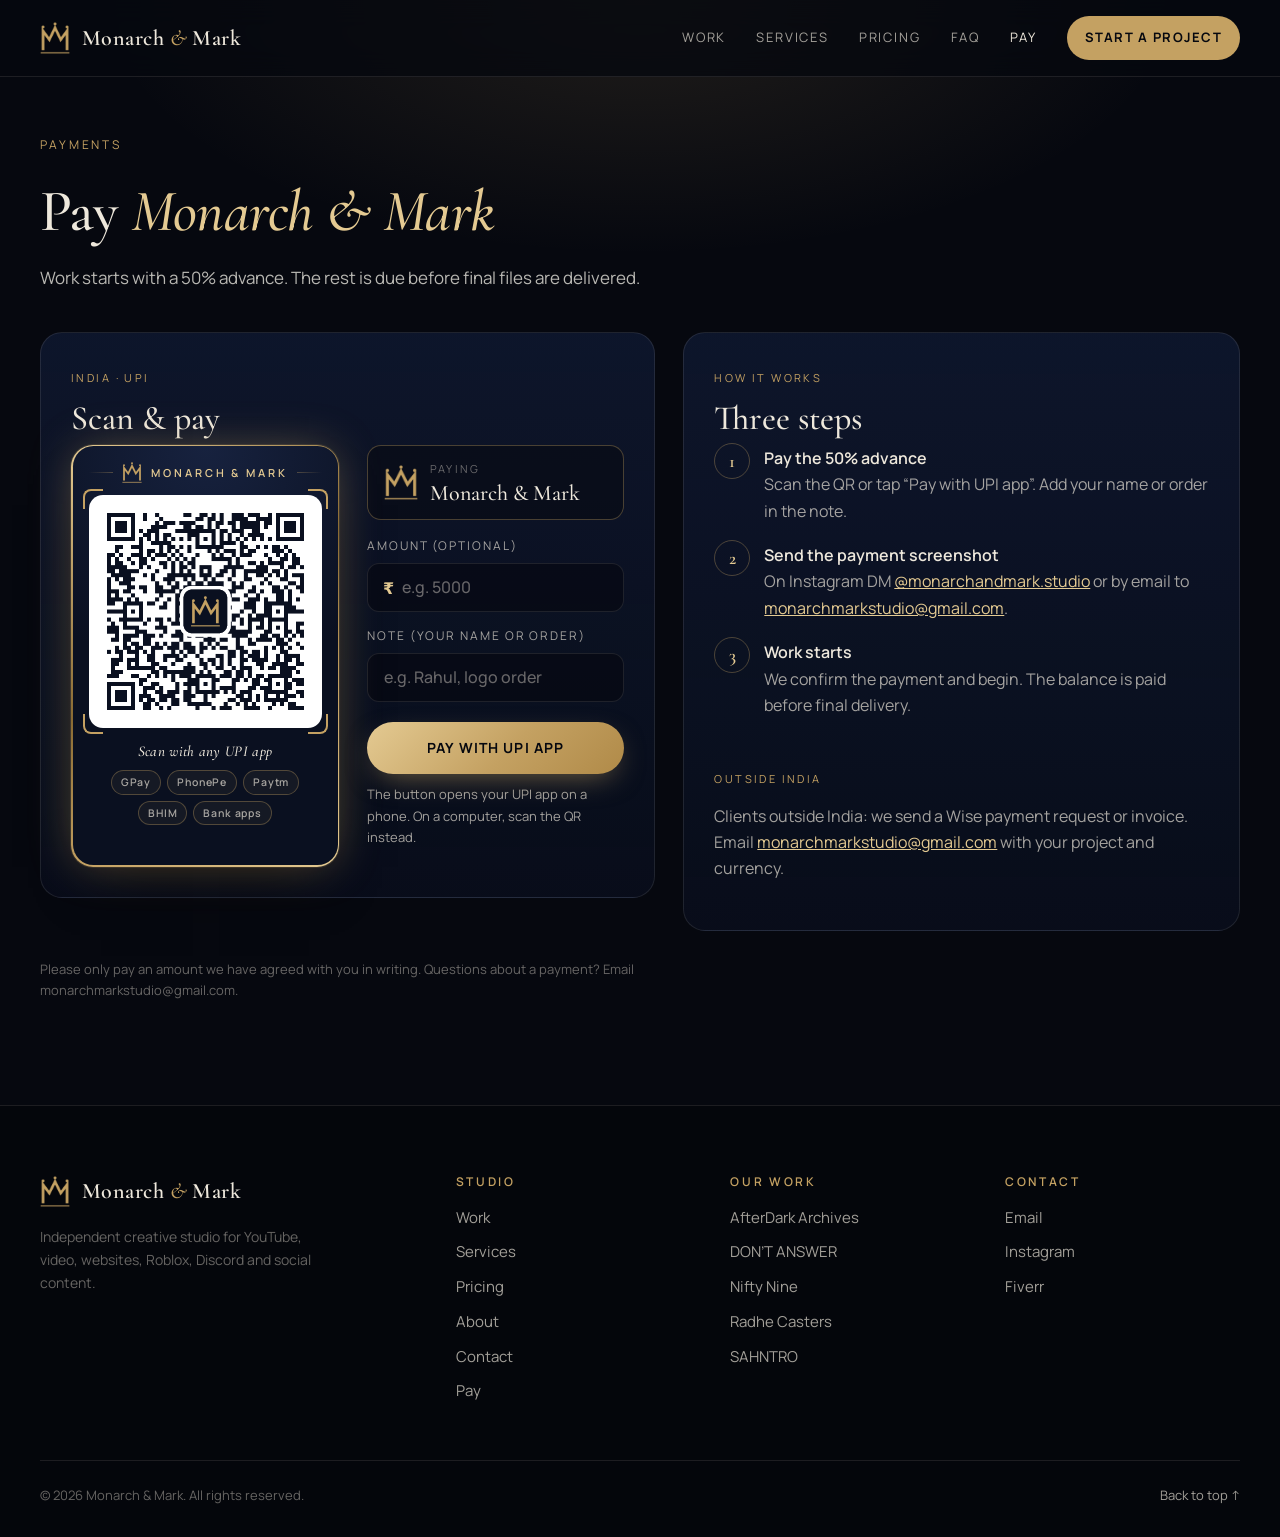
<file: pay/index.html>
<!doctype html>
<html lang="en" class="no-js">
<head>
<meta charset="utf-8">
<meta name="viewport" content="width=device-width, initial-scale=1, viewport-fit=cover">
<title>Pay | Monarch &amp; Mark</title>
<meta name="description" content="Pay Monarch &amp; Mark: UPI QR for clients in India, Wise invoice for clients outside India.">
<meta name="theme-color" content="#070A12">
<meta name="robots" content="noindex">
<meta property="og:type" content="website">
<meta property="og:site_name" content="Monarch &amp; Mark">
<meta property="og:title" content="Pay Monarch &amp; Mark">
<meta property="og:description" content="UPI for India, Wise invoice for international clients.">
<meta property="og:image" content="/og.png">
<link rel="icon" href="/favicon.svg" type="image/svg+xml">
<link rel="icon" href="/favicon-32.png" sizes="32x32" type="image/png">
<link rel="apple-touch-icon" href="/apple-touch-icon.png">
<link rel="preload" href="/assets/fonts/CormorantGaramond-normal-500.woff2" as="font" type="font/woff2" crossorigin>
<link rel="preload" href="/assets/fonts/Manrope-normal-400-700.woff2" as="font" type="font/woff2" crossorigin>
<link rel="stylesheet" href="/assets/fonts.css?v=hub1">
<link rel="stylesheet" href="/styles.css?v=v8">
<style>
.pay{padding:130px 0 90px;position:relative}
.pay::before{content:"";position:absolute;inset:0 0 auto;height:520px;background:radial-gradient(60% 70% at 50% 0%,rgba(196,161,98,.14),transparent 70%);pointer-events:none}
.pay .sec-head{margin-bottom:40px}
.pay-grid{display:grid;grid-template-columns:1.05fr .95fr;gap:28px;align-items:start}
.pay-card{border-radius:22px;border:1px solid var(--line);background:linear-gradient(180deg,rgba(15,24,48,.85),rgba(10,16,32,.65));padding:30px}
.pay-card h2{font:500 34px/1.05 var(--serif);margin-bottom:8px}
.pay-card .tag{display:inline-block;font-size:11px;letter-spacing:.22em;text-transform:uppercase;color:var(--gold);margin-bottom:14px}
.pay-card p{color:var(--muted);margin:0 0 18px}
.upi-top{display:flex;gap:28px;align-items:flex-start}
.qr-frame{flex:none;width:268px;position:relative;border-radius:22px;padding:1.5px;background:linear-gradient(145deg,var(--gold-2),var(--gold-deep) 45%,var(--gold) 70%,var(--gold-2));box-shadow:0 0 0 1px rgba(196,161,98,.15),0 0 46px -6px rgba(196,161,98,.45),0 30px 60px -30px rgba(0,0,0,.95);animation:qrglow 4.5s ease-in-out infinite}
@keyframes qrglow{0%,100%{box-shadow:0 0 0 1px rgba(196,161,98,.15),0 0 38px -8px rgba(196,161,98,.35),0 30px 60px -30px rgba(0,0,0,.95)}50%{box-shadow:0 0 0 1px rgba(196,161,98,.25),0 0 58px -4px rgba(228,202,146,.55),0 30px 60px -30px rgba(0,0,0,.95)}}
@media (prefers-reduced-motion:reduce){.qr-frame{animation:none}}
.qr-in{border-radius:20.5px;background:radial-gradient(120% 80% at 50% 0%,#17223f,#0A1020 70%);padding:16px 16px 14px;text-align:center}
.qr-brand{display:flex;align-items:center;justify-content:center;gap:9px;margin:0 0 12px;font:600 11px/1 var(--sans);letter-spacing:.26em;text-transform:uppercase;color:var(--gold-2)}
.qr-brand img{width:20px;height:auto}
.qr-brand i{flex:1;height:1px;background:linear-gradient(90deg,transparent,var(--hair));font-style:normal}
.qr-brand i:last-child{background:linear-gradient(90deg,var(--hair),transparent)}
.qr{position:relative;background:#fff;border-radius:14px;padding:10px;line-height:0}
.qr img{width:100%;height:auto;display:block}
.qr::before,.qr::after,.qr i::before,.qr i::after{content:"";position:absolute;width:18px;height:18px;border:2px solid var(--gold);pointer-events:none}
.qr::before{top:-6px;left:-6px;border-right:0;border-bottom:0;border-radius:8px 0 0 0}
.qr::after{top:-6px;right:-6px;border-left:0;border-bottom:0;border-radius:0 8px 0 0}
.qr i::before{bottom:-6px;left:-6px;border-right:0;border-top:0;border-radius:0 0 0 8px}
.qr i::after{bottom:-6px;right:-6px;border-left:0;border-top:0;border-radius:0 0 8px 0}
.qr-cap{font:500 15px/1.2 var(--serif);font-style:italic;color:var(--text);margin:14px 0 10px;letter-spacing:.02em}
.chips{display:flex;flex-wrap:wrap;justify-content:center;gap:6px}
.chips span{font:600 10.5px/1 var(--sans);letter-spacing:.08em;color:var(--muted);border:1px solid var(--hair);border-radius:999px;padding:6px 9px;background:rgba(196,161,98,.06)}
.upi-side{flex:1;min-width:0}
.payee{border:1px solid var(--hair);border-radius:14px;padding:14px 16px;background:rgba(6,8,15,.5);margin:0 0 16px;display:flex;align-items:center;gap:12px}
.payee img{width:34px;height:auto;flex:none}
.payee small{display:block;font-size:11px;letter-spacing:.2em;text-transform:uppercase;color:var(--faint);margin-bottom:3px}
.payee b{display:block;font:500 22px/1.1 var(--serif);color:var(--text)}
.small{font-size:13px;color:var(--faint);margin:0 0 18px}
.field{display:block;margin:0 0 14px}
.field span{display:block;font-size:12px;letter-spacing:.16em;text-transform:uppercase;color:var(--muted);margin-bottom:7px}
.field input{width:100%;font:500 16px/1.2 var(--sans);color:var(--text);background:rgba(6,8,15,.6);border:1px solid var(--line);border-radius:12px;padding:14px 16px;outline:none}
.field input:focus{border-color:var(--gold)}
.amt{position:relative}.amt b{position:absolute;left:16px;top:50%;transform:translateY(-50%);color:var(--gold-2);font-weight:600}
.amt input{padding-left:34px}
.pay-btn{width:100%;margin-top:6px}
.pay-card .steps{list-style:none;margin:0;padding:0;counter-reset:s;display:block;grid-template-columns:none;gap:0}
.pay-card .steps::before{content:none;display:none}
.pay-card .steps li{counter-increment:s;position:relative;display:block;width:auto;min-width:0;padding:0 0 18px 50px;color:var(--muted)}
.steps li::before{content:counter(s);position:absolute;left:0;top:-2px;width:34px;height:34px;border-radius:50%;border:1px solid var(--hair);display:grid;place-items:center;font:600 18px/1 var(--serif);color:var(--gold-2)}
.steps li strong{color:var(--text);display:block;font-weight:600}
.steps a{color:var(--gold-2)}
.intl{margin-top:28px}
.intl a{color:var(--gold-2)}
.pay-note{margin-top:28px;font-size:13px;color:var(--faint);max-width:760px}
.nav-links a.on{color:var(--text)}
@media (max-width:980px){.pay-grid{grid-template-columns:1fr}}
@media (min-width:981px) and (max-width:1180px){.upi-top{flex-direction:column;align-items:center}.upi-side{width:100%}}
@media (max-width:640px){
  .pay{padding:100px 0 70px}
  .pay-card{padding:22px}
  .upi-top{flex-direction:column;align-items:center;gap:18px}
  .qr-frame{width:min(290px,84vw)}
  .upi-side{width:100%}
}
</style>
</head>
<body>
<a class="skip" href="#main">Skip to content</a>

<header class="nav scrolled" id="top">
  <div class="nav-in wrap">
    <a class="brand" href="/" aria-label="Monarch &amp; Mark, home">
      <img src="/assets/monarch-mark.png" alt="" width="34" height="36">
      <span class="brand-word">Monarch <i>&amp;</i> Mark</span>
    </a>
    <nav class="nav-links" id="nav-links" aria-label="Main">
      <a href="/#work">Work</a>
      <a href="/#services">Services</a>
      <a href="/#pricing">Pricing</a>
      <a href="/#faq">FAQ</a>
      <a href="/pay/" class="on" aria-current="page">Pay</a>
      <a href="/#contact" class="nav-cta">Start a project</a>
    </nav>
    <button class="nav-toggle" type="button" aria-controls="nav-links" aria-expanded="false" aria-label="Open menu"><span></span><span></span></button>
  </div>
</header>

<main id="main">
<section class="pay">
  <div class="wrap">
    <header class="sec-head">
      <p class="eyebrow">Payments</p>
      <h2>Pay <em>Monarch &amp; Mark</em></h2>
      <p class="sec-lede">Work starts with a 50% advance. The rest is due before final files are delivered.</p>
    </header>

    <div class="pay-grid">
      <div class="pay-card" id="upi">
        <span class="tag">India &middot; UPI</span>
        <h2>Scan &amp; pay</h2>
        <div class="upi-top">
          <div class="qr-frame">
            <div class="qr-in">
              <div class="qr-brand"><i></i><img src="/assets/monarch-mark.png" alt="" width="320" height="335">Monarch &amp; Mark<i></i></div>
              <div class="qr"><i></i><img src="/pay/upi-qr-v2.png" alt="Monarch &amp; Mark UPI payment QR code" width="848" height="848"></div>
              <div class="qr-cap">Scan with any UPI app</div>
              <div class="chips" aria-label="Works with"><span>GPay</span><span>PhonePe</span><span>Paytm</span><span>BHIM</span><span>Bank apps</span></div>
            </div>
          </div>
          <div class="upi-side">
            <div class="payee"><img src="/assets/monarch-mark.png" alt="" width="320" height="335"><div><small>Paying</small><b>Monarch &amp; Mark</b></div></div>
            <label class="field"><span>Amount (optional)</span><div class="amt"><b>&#8377;</b><input id="amt" type="text" inputmode="decimal" placeholder="e.g. 5000" autocomplete="off"></div></label>
            <label class="field"><span>Note (your name or order)</span><input id="note" type="text" maxlength="60" placeholder="e.g. Rahul, logo order" autocomplete="off"></label>
            <a class="btn btn-gold pay-btn" id="upi-link" href="upi://pay?pa=sahilpatel5037-2@okicici&amp;pn=Monarch%20%26%20Mark&amp;cu=INR">Pay with UPI app</a>
            <p class="small" style="margin:10px 0 0">The button opens your UPI app on a phone. On a computer, scan the QR instead.</p>
          </div>
        </div>
      </div>

      <div class="pay-card">
        <span class="tag">How it works</span>
        <h2>Three steps</h2>
        <ol class="steps">
          <li><strong>Pay the 50% advance</strong>Scan the QR or tap &ldquo;Pay with UPI app&rdquo;. Add your name or order in the note.</li>
          <li><strong>Send the payment screenshot</strong>On Instagram DM <a href="https://www.instagram.com/monarchandmark.studio/" target="_blank" rel="noopener">@monarchandmark.studio</a> or by email to <a href="mailto:monarchmarkstudio@gmail.com?subject=Payment%20screenshot%20%E2%80%94%20Monarch%20%26%20Mark">monarchmarkstudio@gmail.com</a>.</li>
          <li><strong>Work starts</strong>We confirm the payment and begin. The balance is paid before final delivery.</li>
        </ol>
        <div class="intl">
          <span class="tag">Outside India</span>
          <p>Clients outside India: we send a Wise payment request or invoice. Email <a href="mailto:monarchmarkstudio@gmail.com?subject=International%20payment%20%E2%80%94%20Monarch%20%26%20Mark">monarchmarkstudio@gmail.com</a> with your project and currency.</p>
        </div>
      </div>
    </div>

    <p class="pay-note">Please only pay an amount we have agreed with you in writing. Questions about a payment? Email monarchmarkstudio@gmail.com.</p>
  </div>
</section>
</main>

<footer class="foot">
  <div class="wrap foot-grid">
    <div class="foot-brand">
      <a class="brand" href="/"><img src="/assets/monarch-mark.png" alt="" width="34" height="36" loading="lazy"><span class="brand-word">Monarch <i>&amp;</i> Mark</span></a>
      <p>Independent creative studio for YouTube, video, websites, Roblox, Discord and social content.</p>
    </div>
    <nav class="foot-col" aria-label="Studio">
      <h2>Studio</h2>
      <a href="/#work">Work</a><a href="/#services">Services</a><a href="/#pricing">Pricing</a><a href="/#about">About</a><a href="/#contact">Contact</a><a href="/pay/">Pay</a>
    </nav>
    <nav class="foot-col" aria-label="Our work">
      <h2>Our work</h2>
      <a href="https://afterdark-archives.sites.tab.bot/" target="_blank" rel="noopener">AfterDark Archives</a><a href="https://www.roblox.com/games/91110462194238" target="_blank" rel="noopener">DON&rsquo;T ANSWER</a><a href="https://niftynine.sites.tab.bot/" target="_blank" rel="noopener">Nifty Nine</a><a href="https://radhe-casters.vercel.app/" target="_blank" rel="noopener">Radhe Casters</a><a href="https://sahntro.sites.tab.bot/" target="_blank" rel="noopener">SAHNTRO</a>
    </nav>
    <nav class="foot-col" aria-label="Contact">
      <h2>Contact</h2>
      <a href="mailto:monarchmarkstudio@gmail.com">Email</a><a href="https://www.instagram.com/monarchandmark.studio/" target="_blank" rel="noopener">Instagram</a><a href="https://www.fiverr.com/sahilpatel420" target="_blank" rel="noopener">Fiverr</a>
    </nav>
  </div>
  <div class="wrap foot-base"><span>&copy; <span id="yr">2026</span> Monarch &amp; Mark. All rights reserved.</span><a href="#top">Back to top &uarr;</a></div>
</footer>

<script>
(function(){
  var d=document,root=d.documentElement;root.classList.remove("no-js");root.classList.add("js");
  var y=d.getElementById("yr");if(y)y.textContent=new Date().getFullYear();
  var t=d.querySelector(".nav-toggle"),links=d.getElementById("nav-links");
  function setOpen(o){d.body.classList.toggle("nav-open",o);t.setAttribute("aria-expanded",o?"true":"false");t.setAttribute("aria-label",o?"Close menu":"Open menu");}
  if(t)t.addEventListener("click",function(){setOpen(!d.body.classList.contains("nav-open"));});
  if(links)links.addEventListener("click",function(e){if(e.target.tagName==="A")setOpen(false);});
  var PA=["sahilpatel5037","-2","@okicici"].join(""),PN="Monarch%20%26%20Mark";
  var amt=d.getElementById("amt"),note=d.getElementById("note"),link=d.getElementById("upi-link");
  function build(){
    var u="upi://pay?pa="+PA+"&pn="+PN+"&cu=INR";
    var a=(amt.value||"").replace(/[^0-9.]/g,"");
    if(a&&parseFloat(a)>0){a=(Math.round(parseFloat(a)*100)/100).toFixed(2);u+="&am="+a;}
    var n=(note.value||"").trim();if(n)u+="&tn="+encodeURIComponent(n);
    link.setAttribute("href",u);
    link.textContent=(a&&parseFloat(a)>0)?"Pay \u20B9"+Number(a).toLocaleString("en-IN")+" with UPI app":"Pay with UPI app";
  }
  amt.addEventListener("input",build);note.addEventListener("input",build);build();
})();
</script>
</body>
</html>
</file>
<file: assets/fonts.css>
@font-face{font-family:'Cormorant Garamond';font-style:italic;font-weight:500;font-display:swap;src:url('fonts/CormorantGaramond-italic-500.woff2') format('woff2');unicode-range:U+0000-00FF, U+0131, U+0152-0153, U+02BB-02BC, U+02C6, U+02DA, U+02DC, U+0304, U+0308, U+0329, U+2000-206F, U+20AC, U+2122, U+2191, U+2193, U+2212, U+2215, U+FEFF, U+FFFD;}
@font-face{font-family:'Cormorant Garamond';font-style:normal;font-weight:500;font-display:swap;src:url('fonts/CormorantGaramond-normal-500.woff2') format('woff2');unicode-range:U+0000-00FF, U+0131, U+0152-0153, U+02BB-02BC, U+02C6, U+02DA, U+02DC, U+0304, U+0308, U+0329, U+2000-206F, U+20AC, U+2122, U+2191, U+2193, U+2212, U+2215, U+FEFF, U+FFFD;}
@font-face{font-family:'Cormorant Garamond';font-style:normal;font-weight:600;font-display:swap;src:url('fonts/CormorantGaramond-normal-600.woff2') format('woff2');unicode-range:U+0000-00FF, U+0131, U+0152-0153, U+02BB-02BC, U+02C6, U+02DA, U+02DC, U+0304, U+0308, U+0329, U+2000-206F, U+20AC, U+2122, U+2191, U+2193, U+2212, U+2215, U+FEFF, U+FFFD;}
@font-face{font-family:'Manrope';font-style:normal;font-weight:400 700;font-display:swap;src:url('fonts/Manrope-normal-400-700.woff2') format('woff2');unicode-range:U+0000-00FF, U+0131, U+0152-0153, U+02BB-02BC, U+02C6, U+02DA, U+02DC, U+0304, U+0308, U+0329, U+2000-206F, U+20AC, U+2122, U+2191, U+2193, U+2212, U+2215, U+FEFF, U+FFFD;}
</file>
<file: styles.css>
/* Monarch & Mark — studio hub */
:root{
  --ink:#06080F; --navy:#0A1020; --navy-2:#0F1830; --navy-3:#16213D;
  --gold:#C4A162; --gold-2:#E4CA92; --gold-deep:#8A6B33;
  --text:#EEE8DC; --muted:rgba(238,232,220,.68); --faint:rgba(238,232,220,.42);
  --line:rgba(238,232,220,.10); --hair:rgba(196,161,98,.35);
  --serif:'Cormorant Garamond',Georgia,'Times New Roman',serif;
  --sans:'Manrope',system-ui,-apple-system,'Segoe UI',Roboto,sans-serif;
  --r:18px; --ease:cubic-bezier(.2,.7,.2,1);
}
*{box-sizing:border-box}
html{scroll-behavior:smooth;-webkit-text-size-adjust:100%}
body{margin:0;font-variant-numeric:lining-nums;background:var(--ink);color:var(--text);font:400 16px/1.65 var(--sans);overflow-x:hidden;-webkit-font-smoothing:antialiased}
img{display:block;max-width:100%;height:auto}
a{color:inherit}
h1,h2,h3{margin:0;font-weight:500}
em{font-style:italic;font-family:var(--serif);color:var(--gold-2)}
.wrap{width:min(1200px,100% - 48px);margin-inline:auto}
.skip{position:absolute;left:-999px;top:12px;background:var(--gold);color:var(--ink);padding:10px 16px;border-radius:8px;z-index:100;font-weight:700}
.skip:focus{left:12px}
:focus-visible{outline:2px solid var(--gold-2);outline-offset:3px;border-radius:6px}
::selection{background:var(--gold);color:var(--ink)}

/* nav */
.nav{position:fixed;inset:0 0 auto;z-index:50;transition:background .35s,border-color .35s,backdrop-filter .35s;border-bottom:1px solid transparent}
.nav.scrolled{background:rgba(6,8,15,.78);backdrop-filter:blur(14px);-webkit-backdrop-filter:blur(14px);border-color:var(--line)}
.nav-in{display:flex;align-items:center;justify-content:space-between;height:76px}
.brand{display:flex;align-items:center;gap:12px;text-decoration:none}
.brand img{width:30px;height:auto}
.brand-word{font:600 22px/1 var(--serif);letter-spacing:.02em;color:var(--text);white-space:nowrap}
.brand-word i{color:var(--gold);font-style:italic;font-weight:500}
.nav-links{display:flex;align-items:center;gap:30px}
.nav-links a{text-decoration:none;font-size:13px;letter-spacing:.14em;text-transform:uppercase;color:var(--muted);transition:color .2s}
.nav-links a:hover{color:var(--text)}
.nav-links .nav-cta{color:var(--ink);background:var(--gold);padding:11px 18px;border-radius:999px;font-weight:700;letter-spacing:.1em}
.nav-links .nav-cta:hover{background:var(--gold-2);color:var(--ink)}
.nav-toggle{display:none;width:44px;height:44px;border:1px solid var(--line);background:transparent;border-radius:12px;cursor:pointer;position:relative}
.nav-toggle span{position:absolute;left:12px;right:12px;height:1.6px;background:var(--text);transition:transform .3s var(--ease),top .3s var(--ease)}
.nav-toggle span:first-child{top:17px}.nav-toggle span:last-child{top:25px}
.nav-open .nav-toggle span:first-child{top:21px;transform:rotate(45deg)}
.nav-open .nav-toggle span:last-child{top:21px;transform:rotate(-45deg)}

/* buttons & links */
.btn{display:inline-flex;align-items:center;justify-content:center;gap:8px;min-height:52px;padding:0 26px;border-radius:999px;font:700 14px/1 var(--sans);letter-spacing:.08em;text-transform:uppercase;text-decoration:none;transition:transform .25s var(--ease),background .25s,box-shadow .25s,border-color .25s}
.btn-gold{background:linear-gradient(135deg,var(--gold-2),var(--gold) 55%,#B08A48);color:var(--ink);box-shadow:0 10px 30px -10px rgba(196,161,98,.6)}
.btn-gold:hover{transform:translateY(-2px);box-shadow:0 16px 40px -12px rgba(196,161,98,.75)}
.btn-ghost{border:1px solid var(--hair);color:var(--text)}
.btn-ghost:hover{border-color:var(--gold);background:rgba(196,161,98,.08);transform:translateY(-2px)}
.ar{width:14px;height:14px;flex:none}
.lk{display:inline-flex;align-items:center;gap:6px;font-size:14px;font-weight:600;color:var(--text);text-decoration:none;padding:10px 16px;border:1px solid var(--line);border-radius:999px;transition:border-color .2s,background .2s,color .2s}
.lk:hover{border-color:var(--gold);color:var(--gold-2)}
.lk-gold{background:var(--gold);border-color:var(--gold);color:var(--ink)}
.lk-gold:hover{background:var(--gold-2);color:var(--ink)}
.lk-sm{padding:0;border:0;color:var(--gold);font-size:14px;margin-top:auto}
.lk-sm:hover{color:var(--gold-2)}
.lk-sm .ar{transition:transform .25s var(--ease)}
.lk-sm:hover .ar{transform:translate(2px,-2px)}

/* hero */
.hero{position:relative;min-height:100vh;min-height:100svh;display:flex;align-items:center;padding:120px 0 90px;overflow:hidden;
  background:radial-gradient(1100px 700px at 78% 40%,rgba(22,33,61,.95),transparent 70%),radial-gradient(800px 600px at 0% 100%,rgba(15,24,48,.9),transparent 70%),var(--ink)}
.hero::before{content:"";position:absolute;inset:0;background-image:linear-gradient(var(--line) 1px,transparent 1px),linear-gradient(90deg,var(--line) 1px,transparent 1px);background-size:72px 72px;mask-image:radial-gradient(ellipse at 60% 40%,#000 10%,transparent 70%);-webkit-mask-image:radial-gradient(ellipse at 60% 40%,#000 10%,transparent 70%);opacity:.5;pointer-events:none}
.hero-glow{position:absolute;width:620px;height:620px;right:8%;top:14%;background:radial-gradient(circle,rgba(196,161,98,.20),transparent 62%);filter:blur(10px);pointer-events:none;animation:breathe 8s ease-in-out infinite}
.hero-grid{position:relative;display:grid;grid-template-columns:1.05fr 1fr;gap:56px;align-items:center}
.eyebrow{display:inline-flex;align-items:center;gap:10px;margin:0 0 26px;font-size:12px;letter-spacing:.24em;text-transform:uppercase;color:var(--gold)}
.dot{width:7px;height:7px;border-radius:50%;background:var(--gold);box-shadow:0 0 0 0 rgba(196,161,98,.6);animation:pulse 2.4s infinite}
.hero-title{font:500 clamp(54px,7.4vw,112px)/.95 var(--serif);letter-spacing:-.015em}
.hero-title em{display:block;background:linear-gradient(100deg,var(--gold-2) 0%,var(--gold) 40%,#F3DFB1 55%,var(--gold) 70%);-webkit-background-clip:text;background-clip:text;color:transparent;background-size:220% 100%;animation:sheen 7s ease-in-out infinite;padding-bottom:.08em}
.hero-lede{max-width:560px;margin:28px 0 36px;font-size:18px;color:var(--muted)}
.hero-cta{display:flex;flex-wrap:wrap;gap:14px}
.hero-disc{display:flex;flex-wrap:wrap;gap:10px 18px;list-style:none;margin:40px 0 0;padding:0;font-size:12px;letter-spacing:.22em;text-transform:uppercase;color:var(--faint)}
.hero-disc li{display:flex;align-items:center;gap:18px}
.hero-disc li+li::before{content:"";width:4px;height:4px;border-radius:50%;background:var(--gold)}

.hero-stage{position:relative;height:560px;transform-style:preserve-3d;transition:transform .4s var(--ease)}
.hero-grid{perspective:1600px}
.stage-card{position:absolute;border-radius:16px;overflow:hidden;border:1px solid rgba(196,161,98,.28);box-shadow:0 40px 80px -30px rgba(0,0,0,.9),0 0 0 1px rgba(0,0,0,.4);background:var(--navy-2);transition:transform .6s var(--ease)}
.stage-card img{width:100%;height:100%;object-fit:cover}
.sc-1{width:72%;aspect-ratio:16/9;left:4%;top:4%;transform:rotate(-4deg);z-index:3;animation:float1 9s ease-in-out infinite}
.sc-2{width:58%;aspect-ratio:16/10;right:0;top:30%;transform:rotate(5deg);z-index:2;animation:float2 10s ease-in-out infinite}
.sc-3{width:52%;aspect-ratio:16/9;left:0;bottom:6%;transform:rotate(3deg);z-index:4;animation:float3 11s ease-in-out infinite}
.sc-4{width:46%;aspect-ratio:16/10;right:6%;bottom:0;transform:rotate(-3deg);z-index:1;opacity:.85;animation:float2 12s ease-in-out infinite reverse}
.stage-crown{position:absolute;right:4%;top:0;width:76px;z-index:5;filter:drop-shadow(0 8px 24px rgba(196,161,98,.45))}
.scroll-cue{position:absolute;left:50%;bottom:26px;width:26px;height:42px;margin-left:-13px;border:1.5px solid var(--hair);border-radius:20px}
.scroll-cue span{position:absolute;left:50%;top:8px;width:4px;height:8px;margin-left:-2px;border-radius:2px;background:var(--gold);animation:cue 2s infinite}

/* house directory */
.house{border-block:1px solid var(--line);background:linear-gradient(180deg,rgba(15,24,48,.55),rgba(6,8,15,.2))}
.house .wrap{display:flex;align-items:center;gap:36px;padding:26px 0}
.house-label{flex:none;font:500 11px/1.5 var(--sans);letter-spacing:.2em;text-transform:uppercase;color:var(--gold);max-width:120px}
.house-list{list-style:none;margin:0;padding:0;display:grid;grid-template-columns:repeat(5,1fr);flex:1;gap:0}
.house-list li{border-left:1px solid var(--line)}
.house-list a{display:grid;grid-template-columns:auto 1fr auto;grid-template-rows:auto auto;column-gap:8px;padding:8px 14px;height:100%;align-content:center;text-decoration:none;transition:background .25s}
.house-list a:hover{background:rgba(196,161,98,.06)}
.house-list a:hover .ht{color:var(--gold-2)}
.hn{grid-row:1/3;font:500 15px/1.6 var(--serif);color:var(--gold-deep)}
.ht{font:600 19px/1.2 var(--serif);color:var(--text);transition:color .2s}
.hk{grid-column:2;font-size:12px;color:var(--faint);letter-spacing:.04em}
.house-list .ar{grid-row:1/3;grid-column:3;align-self:center;color:var(--gold)}

/* sections */
.section{padding:120px 0}
.sec-head{max-width:760px;margin-bottom:56px}
.kicker{display:flex;align-items:center;gap:12px;margin:0 0 18px;font-size:12px;letter-spacing:.24em;text-transform:uppercase;color:var(--gold)}
.kicker::before{content:"";width:28px;height:1px;background:var(--gold)}
.sec-head h2,.about-copy h2,.contact h2{font:500 clamp(36px,4.6vw,62px)/1.04 var(--serif);letter-spacing:-.01em}
.sec-head h2 em,.about-copy h2 em,.contact h2 em{display:inline}
.sec-lede{margin:22px 0 0;font-size:17px;color:var(--muted);max-width:620px}

/* work */
.work{background:linear-gradient(180deg,var(--ink),var(--navy) 40%,var(--ink))}
.media{position:relative;display:block;overflow:hidden;border-radius:14px;background:var(--navy-2);border:1px solid var(--line)}
.media img{width:100%;height:100%;object-fit:cover;transition:transform .8s var(--ease),filter .5s}
.media:hover img{transform:scale(1.045)}
.media-tag{position:absolute;left:14px;bottom:14px;z-index:2;padding:6px 11px;border-radius:999px;background:rgba(6,8,15,.72);backdrop-filter:blur(6px);-webkit-backdrop-filter:blur(6px);border:1px solid var(--hair);font-size:11px;letter-spacing:.16em;text-transform:uppercase;color:var(--gold-2)}
.play{position:absolute;right:18px;bottom:18px;width:64px;height:64px;z-index:2;border-radius:50%;display:grid;place-items:center;background:rgba(196,161,98,.92);color:var(--ink);box-shadow:0 0 0 10px rgba(196,161,98,.18);transition:transform .3s var(--ease),box-shadow .3s}
.play svg{width:24px;height:24px;margin-left:3px}
.media:hover .play{transform:scale(1.08);box-shadow:0 0 0 16px rgba(196,161,98,.14)}

.feature{display:grid;grid-template-columns:1.2fr 1fr;gap:48px;padding:32px;border-radius:26px;border:1px solid var(--hair);background:linear-gradient(145deg,rgba(22,33,61,.75),rgba(10,16,32,.8));box-shadow:0 50px 100px -50px rgba(0,0,0,.9);margin-bottom:28px;position:relative;overflow:hidden}
.feature::after{content:"";position:absolute;right:-120px;top:-120px;width:360px;height:360px;background:radial-gradient(circle,rgba(196,161,98,.14),transparent 65%);pointer-events:none}
.main-media{aspect-ratio:16/9}
.mini-row{display:grid;grid-template-columns:repeat(3,1fr);gap:12px;margin-top:12px}
.mini{aspect-ratio:16/10}
.mini::after{content:"";position:absolute;inset:0;background:linear-gradient(180deg,transparent 40%,rgba(6,8,15,.9))}
.mini-cap{position:absolute;left:12px;bottom:10px;z-index:1;font-size:12px;font-weight:700;letter-spacing:.06em}
.feature-body{display:flex;flex-direction:column;justify-content:center;position:relative;z-index:1}
.tag{margin:0 0 12px;font-size:12px;letter-spacing:.2em;text-transform:uppercase;color:var(--gold)}
.feature-body h3{font:500 clamp(36px,4vw,54px)/1 var(--serif);margin-bottom:18px}
.feature-body p,.card-body p{color:var(--muted);margin:0}
.ticks{list-style:none;margin:22px 0 26px;padding:0;display:grid;gap:10px}
.ticks li{position:relative;padding-left:28px;font-size:15px}
.ticks li::before{content:"";position:absolute;left:0;top:7px;width:14px;height:8px;border-left:2px solid var(--gold);border-bottom:2px solid var(--gold);transform:rotate(-45deg)}
.links{display:flex;flex-wrap:wrap;gap:10px}

.cards{display:grid;grid-template-columns:repeat(3,1fr);gap:28px}
.card{display:flex;flex-direction:column;border-radius:22px;border:1px solid var(--line);background:linear-gradient(180deg,rgba(15,24,48,.8),rgba(10,16,32,.6));overflow:hidden;transition:transform .4s var(--ease),border-color .4s,box-shadow .4s}
.card:hover{transform:translateY(-6px);border-color:var(--hair);box-shadow:0 40px 70px -40px rgba(0,0,0,.95)}
.card .media{aspect-ratio:16/10;border-radius:0;border:0;border-bottom:1px solid var(--line)}
.card-body{padding:26px 26px 28px;display:flex;flex-direction:column;flex:1}
.card-body h3{font:500 34px/1.05 var(--serif);margin-bottom:12px}
.card-body p{font-size:15px;margin-bottom:22px}
.card-body .links{margin-top:auto}

/* services */
.services{background:var(--ink);position:relative}
.svc-grid{display:grid;grid-template-columns:repeat(3,1fr);gap:1px;background:var(--line);border:1px solid var(--line);border-radius:24px;overflow:hidden}
.svc{position:relative;display:flex;flex-direction:column;padding:38px 34px 34px;background:var(--ink);transition:background .4s;min-height:330px}
.svc::before{content:"";position:absolute;left:0;top:0;height:2px;width:0;background:linear-gradient(90deg,var(--gold),transparent);transition:width .6s var(--ease)}
.svc:hover{background:var(--navy)}
.svc:hover::before{width:100%}
.svc-n{font:500 16px/1 var(--serif);color:var(--gold);margin-bottom:26px;letter-spacing:.08em}
.svc h3{font:500 30px/1.1 var(--serif);margin-bottom:14px}
.svc p{margin:0 0 20px;color:var(--muted);font-size:15px}
.chips{display:flex;flex-wrap:wrap;gap:8px;list-style:none;margin:0 0 26px;padding:0}
.chips li{font-size:12px;padding:5px 11px;border-radius:999px;border:1px solid var(--line);color:var(--faint)}

/* process */
.process{background:linear-gradient(180deg,var(--ink),var(--navy))}
.steps{list-style:none;margin:0;padding:0;display:grid;grid-template-columns:repeat(4,1fr);gap:28px;counter-reset:s;position:relative}
.steps::before{content:"";position:absolute;left:0;right:0;top:30px;height:1px;background:linear-gradient(90deg,var(--gold),rgba(196,161,98,.1))}
.step{position:relative}
.step-n{display:grid;place-items:center;width:60px;height:60px;border-radius:50%;background:var(--navy);border:1px solid var(--gold);font:500 20px/1 var(--serif);color:var(--gold-2);margin-bottom:26px;position:relative}
.step h3{font:500 30px/1.1 var(--serif);margin-bottom:10px}
.step p{margin:0;color:var(--muted);font-size:15px}

/* about */
.about{background:var(--navy)}
.about-grid{display:grid;grid-template-columns:.8fr 1.2fr;gap:80px;align-items:center}
.about-mark{position:relative;aspect-ratio:1;display:grid;place-items:center;border-radius:50%;border:1px solid var(--hair);background:radial-gradient(circle,rgba(196,161,98,.12),transparent 65%)}
.about-mark::before{content:"";position:absolute;inset:9%;border-radius:50%;border:1px dashed rgba(196,161,98,.25);animation:spin 60s linear infinite}
.about-mark img{width:44%;filter:drop-shadow(0 20px 40px rgba(196,161,98,.25))}
.about-copy>p{color:var(--muted);font-size:17px;margin:22px 0 0}
.values{list-style:none;margin:36px 0 0;padding:0;display:grid;grid-template-columns:repeat(3,1fr);gap:22px}
.values li{border-top:1px solid var(--hair);padding-top:16px}
.values strong{display:block;font:600 22px/1.2 var(--serif);margin-bottom:6px;color:var(--gold-2)}
.values span{font-size:14px;color:var(--muted)}

/* faq */
.faq{background:var(--ink)}
.faq-wrap{display:grid;grid-template-columns:.8fr 1.2fr;gap:60px}
.faq-list details{border-bottom:1px solid var(--line)}
.faq-list details:first-child{border-top:1px solid var(--line)}
.faq-list summary{list-style:none;cursor:pointer;display:flex;justify-content:space-between;align-items:center;gap:20px;padding:24px 0;font:500 24px/1.25 var(--serif)}
.faq-list summary::-webkit-details-marker{display:none}
.faq-list summary::after{content:"+";flex:none;width:34px;height:34px;border-radius:50%;border:1px solid var(--hair);display:grid;place-items:center;font:400 20px/1 var(--sans);color:var(--gold);transition:transform .3s var(--ease)}
.faq-list details[open] summary::after{transform:rotate(45deg)}
.faq-list details p{margin:0 0 24px;color:var(--muted);max-width:620px}

/* contact */
.contact{position:relative;padding:140px 0;text-align:center;overflow:hidden;background:radial-gradient(900px 500px at 50% 100%,rgba(22,33,61,.95),transparent 70%),var(--ink);border-top:1px solid var(--line)}
.contact-glow{position:absolute;left:50%;top:40%;width:700px;height:700px;margin:-350px 0 0 -350px;background:radial-gradient(circle,rgba(196,161,98,.16),transparent 60%);pointer-events:none}
.contact-in{position:relative;display:flex;flex-direction:column;align-items:center}
.contact-crown{width:64px;margin-bottom:28px;filter:drop-shadow(0 10px 30px rgba(196,161,98,.4))}
.contact .kicker::after{content:"";width:28px;height:1px;background:var(--gold)}
.contact h2{max-width:820px}
.contact .sec-lede{margin-inline:auto}
.contact-cta{display:flex;flex-wrap:wrap;justify-content:center;gap:14px;margin-top:36px}
.mail-line{display:flex;align-items:center;gap:12px;margin:28px 0 0;font-size:15px;color:var(--muted)}
.mail-line a{color:var(--text);text-decoration:none;border-bottom:1px solid var(--hair)}
.mail-line a:hover{color:var(--gold-2)}
.copy{font:600 12px/1 var(--sans);letter-spacing:.12em;text-transform:uppercase;color:var(--gold);background:none;border:1px solid var(--hair);border-radius:999px;padding:8px 12px;cursor:pointer}
.copy:hover{border-color:var(--gold)}

/* footer */
.foot{background:#04060B;border-top:1px solid var(--line);padding:70px 0 30px}
.foot-grid{display:grid;grid-template-columns:1.6fr 1fr 1fr 1fr;gap:40px}
.foot-brand p{color:var(--faint);font-size:14px;max-width:300px;margin:18px 0 0}
.foot-col{display:flex;flex-direction:column;gap:10px}
.foot-col h2{font:600 12px/1 var(--sans);letter-spacing:.22em;text-transform:uppercase;color:var(--gold);margin-bottom:8px}
.foot-col a{text-decoration:none;color:var(--muted);font-size:15px;width:fit-content}
.foot-col a:hover{color:var(--text)}
.foot-base{display:flex;justify-content:space-between;gap:20px;margin-top:56px;padding-top:24px;border-top:1px solid var(--line);font-size:13px;color:var(--faint)}
.foot-base a{text-decoration:none;color:var(--muted)}

/* motion */
.js .reveal{opacity:0;transform:translateY(28px);transition:opacity .9s var(--ease),transform .9s var(--ease)}
.js .reveal.in{opacity:1;transform:none}
@keyframes sheen{0%,100%{background-position:0% 0}50%{background-position:100% 0}}
@keyframes pulse{0%{box-shadow:0 0 0 0 rgba(196,161,98,.55)}70%{box-shadow:0 0 0 10px rgba(196,161,98,0)}100%{box-shadow:0 0 0 0 rgba(196,161,98,0)}}
@keyframes breathe{0%,100%{opacity:.75;transform:scale(1)}50%{opacity:1;transform:scale(1.08)}}
@keyframes float1{0%,100%{transform:rotate(-4deg) translateY(0)}50%{transform:rotate(-3deg) translateY(-12px)}}
@keyframes float2{0%,100%{transform:rotate(5deg) translateY(0)}50%{transform:rotate(4deg) translateY(10px)}}
@keyframes float3{0%,100%{transform:rotate(3deg) translateY(0)}50%{transform:rotate(2deg) translateY(-9px)}}
@keyframes cue{0%{opacity:0;transform:translateY(0)}40%{opacity:1}100%{opacity:0;transform:translateY(12px)}}
@keyframes spin{to{transform:rotate(360deg)}}
@media (prefers-reduced-motion:reduce){
  *,*::before,*::after{animation:none!important;transition:none!important;scroll-behavior:auto!important}
  .js .reveal{opacity:1;transform:none}
}

/* responsive */
@media (max-width:1080px){
  .hero-grid{grid-template-columns:1fr;gap:40px}
  .hero-stage{height:440px;max-width:680px}
  .house .wrap{flex-direction:column;align-items:stretch;gap:14px}
  .house-label{max-width:none}
  .house-list{grid-template-columns:repeat(3,1fr);row-gap:8px}
  .feature{grid-template-columns:1fr;gap:32px}
  .cards{grid-template-columns:1fr 1fr}
  .svc-grid{grid-template-columns:1fr 1fr}
  .steps{grid-template-columns:1fr 1fr;row-gap:44px}
  .steps::before{display:none}
  .about-grid{grid-template-columns:1fr;gap:48px}
  .about-mark{max-width:300px;width:70%;margin-inline:auto}
  .faq-wrap{grid-template-columns:1fr;gap:10px}
  .foot-grid{grid-template-columns:1fr 1fr 1fr}
  .foot-brand{grid-column:1/-1}
}
@media (max-width:820px){
  .nav-toggle{display:block}
  .nav-links{position:fixed;inset:76px 0 auto 0;flex-direction:column;align-items:stretch;gap:0;padding:12px 24px 28px;background:rgba(6,8,15,.97);backdrop-filter:blur(14px);-webkit-backdrop-filter:blur(14px);border-bottom:1px solid var(--line);transform:translateY(-12px);opacity:0;visibility:hidden;transition:opacity .3s,transform .3s var(--ease),visibility .3s}
  .nav-open .nav-links{opacity:1;visibility:visible;transform:none}
  .nav-open .nav{background:rgba(6,8,15,.97)}
  .nav-links a{padding:16px 0;border-bottom:1px solid var(--line);font-size:14px}
  .nav-links .nav-cta{margin-top:18px;text-align:center;border:0;padding:16px}
}
@media (max-width:640px){
  body{font-size:15.5px}
  .wrap{width:min(1200px,100% - 36px)}
  .nav-in{height:68px}
  .nav-links{inset:68px 0 auto 0}
  .brand-word{font-size:20px}
  .hero{padding:104px 0 70px;min-height:auto}
  .hero-title{font-size:clamp(50px,15vw,72px)}
  .hero-lede{font-size:16.5px;margin:22px 0 28px}
  .hero-cta .btn{flex:1 1 100%}
  .hero-disc{margin-top:28px;gap:8px;font-size:10.5px;letter-spacing:.16em}
  .hero-disc li{padding:7px 11px;border:1px solid var(--line);border-radius:999px;color:var(--muted)}
  .hero-disc li+li::before{display:none}
  .hero-stage{height:300px}
  .stage-crown{width:52px}
  .scroll-cue{display:none}
  .house-list{grid-template-columns:1fr}
  .house-list li{border-left:0;border-top:1px solid var(--line)}
  .house-list a{padding:14px 2px}
  .section{padding:84px 0}
  .sec-head{margin-bottom:38px}
  .feature{padding:16px 16px 26px;border-radius:22px}
  .feature-body{padding:0 6px}
  .mini-row{gap:8px}
  .mini-cap{font-size:10.5px;left:8px;bottom:6px}
  .play{width:48px;height:48px;right:12px;bottom:12px;box-shadow:0 0 0 6px rgba(196,161,98,.18)}
  .play svg{width:20px;height:20px}
  .media-tag{left:10px;bottom:10px;font-size:10px;padding:5px 9px}
  .cards,.svc-grid{grid-template-columns:1fr}
  .cards{gap:20px}
  .svc{min-height:0;padding:30px 24px}
  .steps{grid-template-columns:1fr;row-gap:28px}
  .step{display:grid;grid-template-columns:52px 1fr;column-gap:18px}
  .step-n{width:52px;height:52px;font-size:18px;margin:0;grid-row:1/3}
  .step h3{font-size:26px;margin:2px 0 6px}
  .values{grid-template-columns:1fr;gap:16px}
  .faq-list summary{font-size:21px;padding:20px 0}
  .contact{padding:100px 0}
  .contact-cta .btn{flex:1 1 100%}
  .mail-line{flex-wrap:wrap;justify-content:center}
  .foot-grid{grid-template-columns:1fr 1fr}
  .foot-brand{grid-column:1/-1}
  .foot-col:last-child{grid-column:1/-1}
  .foot-base{flex-direction:column;align-items:flex-start}
}

.hn,.svc-n,.step-n,.ht{font-variant-numeric:lining-nums}


/* ===================== v4 additions ===================== */

/* scroll progress */
.progress{position:fixed;inset:0 0 auto;height:2px;z-index:60;pointer-events:none}
.progress span{display:block;height:100%;background:linear-gradient(90deg,var(--gold-deep),var(--gold),var(--gold-2));transform-origin:0 50%;transform:scaleX(0)}

/* hero dust + intro */
.hero-dust{position:absolute;inset:0;width:100%;height:100%;pointer-events:none;z-index:0}
.hero-grid{z-index:1}
.js .hero-copy>*{opacity:0;transform:translateY(26px);transition:opacity 1s var(--ease),transform 1s var(--ease)}
.js .hero-stage{opacity:0;transition:opacity 1.4s var(--ease) .35s,transform .6s var(--ease)}
.js.ready .hero-copy>*{opacity:1;transform:none}
.js.ready .hero-stage{opacity:1}
.js .hero-copy>:nth-child(2){transition-delay:.12s}.js .hero-copy>:nth-child(3){transition-delay:.24s}
.js .hero-copy>:nth-child(4){transition-delay:.36s}.js .hero-copy>:nth-child(5){transition-delay:.48s}

/* button shine */
.btn{position:relative;overflow:hidden;isolation:isolate}
.btn::after{content:"";position:absolute;inset:0;z-index:-1;background:linear-gradient(115deg,transparent 30%,rgba(255,255,255,.38) 48%,transparent 66%);transform:translateX(-120%);transition:transform .8s var(--ease)}
.btn:hover::after{transform:translateX(120%)}
.btn-ghost::after{background:linear-gradient(115deg,transparent 30%,rgba(228,202,146,.22) 48%,transparent 66%)}

/* glare on cards */
.card,.plan,.svc,.stat{--mx:50%;--my:0%}
.card::after,.plan::after{content:"";position:absolute;inset:0;border-radius:inherit;pointer-events:none;opacity:0;transition:opacity .4s;background:radial-gradient(420px circle at var(--mx) var(--my),rgba(228,202,146,.12),transparent 60%)}
.card{position:relative}
.card:hover::after,.plan:hover::after{opacity:1}
.svc{background:radial-gradient(500px circle at var(--mx) var(--my),rgba(196,161,98,.07),transparent 55%),var(--ink)}
.media img{transition:transform .9s var(--ease)}
.card:hover .media img,.feature:hover .main-media img{transform:scale(1.045)}
.cards{grid-template-columns:repeat(2,1fr)}

/* stats */
.stats{position:relative;padding:96px 0 84px;background:radial-gradient(900px 420px at 50% 0%,rgba(22,33,61,.85),transparent 70%),var(--ink)}
.stats-head{display:flex;flex-wrap:wrap;align-items:flex-end;justify-content:space-between;gap:10px 24px;margin-bottom:44px}
.stats-head .kicker{width:100%;margin-bottom:6px}
.stats-head h2{font:500 clamp(34px,4vw,54px)/1.04 var(--serif)}
.stats-asof{margin:0;font-size:12px;letter-spacing:.2em;text-transform:uppercase;color:var(--faint);display:flex;align-items:center;gap:10px}
.stats-asof::before{content:"";width:8px;height:8px;border-radius:50%;background:#5BD38B;box-shadow:0 0 0 0 rgba(91,211,139,.6);animation:live 2s infinite}
@keyframes live{0%{box-shadow:0 0 0 0 rgba(91,211,139,.55)}70%{box-shadow:0 0 0 9px rgba(91,211,139,0)}100%{box-shadow:0 0 0 0 rgba(91,211,139,0)}}
.stat-grid{list-style:none;margin:0;padding:0;display:grid;grid-template-columns:repeat(4,1fr);gap:20px}
.stat{position:relative;padding:30px 26px 28px;border-radius:20px;border:1px solid var(--line);background:radial-gradient(360px circle at var(--mx) var(--my),rgba(196,161,98,.10),transparent 60%),linear-gradient(180deg,rgba(15,24,48,.75),rgba(10,16,32,.45));display:flex;flex-direction:column;overflow:hidden;transition:border-color .4s,transform .4s var(--ease)}
.stat:hover{border-color:var(--hair);transform:translateY(-4px)}
.stat::before{content:"";position:absolute;left:26px;right:26px;top:0;height:1px;background:linear-gradient(90deg,transparent,var(--gold),transparent);opacity:.6}
.stat-n{font:500 clamp(54px,5.4vw,76px)/1 var(--serif);background:linear-gradient(180deg,#F3DFB1,var(--gold) 70%);-webkit-background-clip:text;background-clip:text;color:transparent;font-variant-numeric:lining-nums tabular-nums}
.stat-l{margin-top:14px;font-weight:600;font-size:15px;line-height:1.4}
.stat-s{margin-top:6px;font-size:13px;color:var(--faint)}

/* marquee */
.marquee{overflow:hidden;border-block:1px solid var(--line);background:linear-gradient(90deg,rgba(196,161,98,.06),rgba(196,161,98,.02),rgba(196,161,98,.06));padding:18px 0;-webkit-mask-image:linear-gradient(90deg,transparent,#000 8%,#000 92%,transparent);mask-image:linear-gradient(90deg,transparent,#000 8%,#000 92%,transparent)}
.marquee-track{display:flex;align-items:center;gap:28px;width:max-content;animation:marq 38s linear infinite;font:500 italic clamp(20px,2.2vw,28px)/1 var(--serif);color:var(--text);white-space:nowrap}
.marquee-track i{font-style:normal;color:var(--gold);font-size:.7em}
.marquee:hover .marquee-track{animation-play-state:paused}
@keyframes marq{to{transform:translateX(-50%)}}

/* pricing */
.pricing{background:linear-gradient(180deg,var(--ink),var(--navy) 50%,var(--ink))}
.plans{display:grid;grid-template-columns:repeat(3,1fr);gap:24px;align-items:stretch}
.plan{position:relative;display:flex;flex-direction:column;padding:36px 32px 32px;border-radius:24px;border:1px solid var(--line);background:linear-gradient(180deg,rgba(15,24,48,.85),rgba(10,16,32,.55));transition:transform .4s var(--ease),border-color .4s,box-shadow .4s}
.plan:hover{border-color:var(--hair);box-shadow:0 30px 60px -30px rgba(0,0,0,.8)}
.plan-hi{border-color:rgba(196,161,98,.55);background:radial-gradient(500px 260px at 50% 0%,rgba(196,161,98,.14),transparent 70%),linear-gradient(180deg,rgba(22,33,61,.95),rgba(10,16,32,.7));box-shadow:0 30px 70px -35px rgba(196,161,98,.45)}
.plan-badge{position:absolute;top:-13px;left:32px;padding:6px 12px;border-radius:999px;background:linear-gradient(135deg,var(--gold-2),var(--gold));color:var(--ink);font:700 10.5px/1 var(--sans);letter-spacing:.16em;text-transform:uppercase}
.plan-name{margin:0;font:600 13px/1 var(--sans);letter-spacing:.22em;text-transform:uppercase;color:var(--gold)}
.plan-for{margin:14px 0 0;color:var(--muted);font-size:15px;min-height:48px}
.plan-price{display:flex;flex-direction:column;margin:26px 0 24px;padding:22px 0;border-block:1px solid var(--line)}
.plan-price .from{font-size:11.5px;letter-spacing:.18em;text-transform:uppercase;color:var(--faint)}
.plan-price strong{margin-top:8px;font:500 58px/1 var(--serif);color:var(--text)}
.plan-price strong.q{font-size:40px;line-height:1.2;color:var(--gold-2)}
.plan-price .alt{margin-top:8px;font-size:14px;color:var(--muted)}
.plan-list{list-style:none;margin:0 0 30px;padding:0;display:grid;gap:12px;flex:1}
.plan-list li{display:flex;gap:10px;align-items:flex-start;font-size:15px}
.plan-list .ck{flex:none;width:18px;height:18px;margin-top:2px;color:var(--gold)}
.plan-cta{width:100%}

/* contact v4 */
.contact{text-align:left}
.contact-grid{position:relative;display:grid;grid-template-columns:1fr 1fr;gap:64px;align-items:center}
.contact-copy .contact-cta{justify-content:flex-start}
.contact-copy .mail-line{justify-content:flex-start}
.contact .kicker{justify-content:flex-start}
.contact .kicker::after{display:none}
.btn-wa{background:#1FAF5A;color:#fff;box-shadow:0 10px 30px -12px rgba(31,175,90,.6)}
.btn-wa:hover{transform:translateY(-2px);background:#25C566}
.btn-wa[hidden],.wa-float[hidden]{display:none}
.brief{display:grid;grid-template-columns:1fr 1fr;gap:16px;padding:32px;border-radius:24px;border:1px solid var(--line);background:linear-gradient(180deg,rgba(15,24,48,.85),rgba(10,16,32,.6));box-shadow:0 40px 80px -40px rgba(0,0,0,.8)}
.field{display:flex;flex-direction:column;gap:7px}
.field-wide{grid-column:1/-1}
.field label{font-size:12px;letter-spacing:.14em;text-transform:uppercase;color:var(--muted)}
.field input,.field select,.field textarea{width:100%;font:500 15px/1.4 var(--sans);color:var(--text);background:rgba(6,8,15,.7);border:1px solid var(--line);border-radius:12px;padding:13px 14px;transition:border-color .2s,box-shadow .2s;-webkit-appearance:none;appearance:none}
.field select{background-image:linear-gradient(45deg,transparent 50%,var(--gold) 50%),linear-gradient(135deg,var(--gold) 50%,transparent 50%);background-position:calc(100% - 20px) 50%,calc(100% - 15px) 50%;background-size:5px 5px;background-repeat:no-repeat;padding-right:36px}
.field select option{background:var(--navy);color:var(--text)}
.field textarea{resize:vertical;min-height:110px}
.field input::placeholder,.field textarea::placeholder{color:var(--faint)}
.field input:focus,.field select:focus,.field textarea:focus{outline:none;border-color:var(--gold);box-shadow:0 0 0 3px rgba(196,161,98,.18)}
.field .err,.field input.err,.field textarea.err{border-color:#E06C6C}
.brief .btn{margin-top:4px}
.brief-note{margin:0;font-size:13px;color:var(--faint);text-align:center}
.wa-float{position:fixed;right:22px;bottom:22px;z-index:45;width:58px;height:58px;border-radius:50%;display:grid;place-items:center;background:#1FAF5A;color:#fff;box-shadow:0 14px 34px -10px rgba(31,175,90,.7);transition:transform .3s var(--ease)}
.wa-float::before{content:"";position:absolute;inset:0;border-radius:50%;border:2px solid rgba(31,175,90,.6);animation:ring 2.6s infinite}
.wa-float:hover{transform:scale(1.08)}
@keyframes ring{0%{transform:scale(1);opacity:.9}100%{transform:scale(1.55);opacity:0}}
.cd-on .wa-float{display:none}


/* ============ launch countdown ============ */
.launch{position:fixed;inset:0;z-index:200;display:grid;place-items:center;overflow:hidden;color:var(--text);text-align:center}
.launch[hidden]{display:none}
.cd-on body{overflow:hidden}
.cd-on .nav{opacity:0}
.curtain{position:absolute;left:0;right:0;height:50.5%;z-index:0;background:radial-gradient(1100px 700px at 50% 100%,rgba(22,33,61,.95),transparent 70%),var(--ink);transition:transform 1.5s cubic-bezier(.76,0,.24,1)}
.c-top{top:0;background:radial-gradient(1100px 700px at 50% 100%,rgba(22,33,61,.9),transparent 70%),var(--ink)}
.c-bot{bottom:0;background:radial-gradient(1100px 700px at 50% 0%,rgba(22,33,61,.9),transparent 70%),var(--ink)}
.c-top::after,.c-bot::before{content:"";position:absolute;left:0;right:0;height:1px;background:linear-gradient(90deg,transparent,var(--gold),transparent);opacity:0;transition:opacity .4s}
.c-top::after{bottom:0}.c-bot::before{top:0}
.launch-dust{position:absolute;inset:0;width:100%;height:100%;z-index:1;pointer-events:none;transition:opacity .8s}
.launch-glow{position:absolute;left:50%;top:44%;width:760px;height:760px;margin:-380px 0 0 -380px;z-index:1;border-radius:50%;background:radial-gradient(circle,rgba(196,161,98,.18),transparent 62%);animation:breathe 7s ease-in-out infinite;pointer-events:none}
.launch-in{position:relative;z-index:2;width:min(980px,100% - 36px);display:flex;flex-direction:column;align-items:center;transition:opacity .9s var(--ease),transform 1.1s var(--ease)}
.launch-crown{width:78px;height:auto;filter:drop-shadow(0 12px 34px rgba(196,161,98,.45));animation:crownIn 1.4s var(--ease) both,crownFloat 6s ease-in-out 1.4s infinite}
.launch-brand{margin:18px 0 0;font:600 22px/1 var(--serif);letter-spacing:.04em;animation:fadeUp 1s var(--ease) .2s both}
.launch-brand i{color:var(--gold);font-weight:500}
.launch-title{margin:28px 0 0;font:500 clamp(40px,6.4vw,88px)/1 var(--serif);letter-spacing:-.01em;animation:fadeUp 1.1s var(--ease) .35s both}
.launch-title em{display:inline-block;background:linear-gradient(100deg,var(--gold-2) 0%,var(--gold) 40%,#F3DFB1 55%,var(--gold) 70%);-webkit-background-clip:text;background-clip:text;color:transparent;background-size:220% 100%;animation:sheen 6s ease-in-out infinite;padding-bottom:.06em}
.launch-sub{margin:30px 0 0;font-size:12.5px;letter-spacing:.3em;text-transform:uppercase;color:var(--gold);animation:fadeUp 1s var(--ease) .5s both}
.timer{display:flex;align-items:flex-start;justify-content:center;gap:clamp(8px,1.6vw,18px);margin-top:20px;animation:fadeUp 1.1s var(--ease) .6s both}
.tu{position:relative;width:clamp(72px,12vw,150px);padding:clamp(14px,2vw,24px) 0 clamp(12px,1.6vw,18px);border-radius:clamp(14px,2vw,22px);border:1px solid rgba(196,161,98,.32);background:linear-gradient(180deg,rgba(22,33,61,.75),rgba(10,16,32,.65));box-shadow:inset 0 1px 0 rgba(255,255,255,.05),0 30px 60px -30px rgba(0,0,0,.9);overflow:hidden}
.tu::before{content:"";position:absolute;left:0;right:0;top:50%;height:1px;background:rgba(6,8,15,.55)}
.tu::after{content:"";position:absolute;inset:0;background:linear-gradient(115deg,transparent 35%,rgba(228,202,146,.10) 50%,transparent 65%);transform:translateX(-100%);animation:tuShine 5s ease-in-out infinite}
.tu:nth-child(3)::after{animation-delay:.4s}.tu:nth-child(5)::after{animation-delay:.8s}.tu:nth-child(7)::after{animation-delay:1.2s}
.tv{display:block;font:500 clamp(40px,7vw,92px)/1 var(--serif);font-variant-numeric:lining-nums tabular-nums;background:linear-gradient(180deg,#F7E7C2,var(--gold) 75%);-webkit-background-clip:text;background-clip:text;color:transparent}
.tv.tick{animation:tick .55s var(--ease)}
.tl{display:block;margin-top:10px;font-size:clamp(9.5px,1vw,11.5px);letter-spacing:.26em;text-transform:uppercase;color:var(--muted)}
.tsep{font:500 clamp(30px,5vw,64px)/1 var(--serif);color:var(--gold);opacity:.6;padding-top:clamp(16px,2.4vw,28px);animation:blink 1s steps(2,start) infinite}
.launch-date{margin:28px 0 0;font-size:15px;color:var(--muted);min-height:1.4em;animation:fadeUp 1s var(--ease) .8s both}
.launch-links{display:flex;gap:12px;align-items:center;margin-top:26px;font-size:13px;letter-spacing:.12em;text-transform:uppercase;color:var(--faint);animation:fadeUp 1s var(--ease) .95s both}
.launch-links a{color:var(--text);text-decoration:none;border-bottom:1px solid var(--hair);padding-bottom:2px}
.launch-links a:hover{color:var(--gold-2)}
@keyframes fadeUp{from{opacity:0;transform:translateY(24px)}to{opacity:1;transform:none}}
@keyframes crownIn{from{opacity:0;transform:translateY(-20px) scale(.8)}to{opacity:1;transform:none}}
@keyframes crownFloat{0%,100%{transform:translateY(0)}50%{transform:translateY(-6px)}}
@keyframes tick{0%{transform:translateY(-38%);opacity:0;filter:blur(3px)}60%{opacity:1;filter:none}100%{transform:none}}
@keyframes tuShine{0%,60%{transform:translateX(-100%)}100%{transform:translateX(100%)}}
@keyframes blink{to{opacity:.15}}
/* reveal at zero */
.launch.opening .tu{border-color:var(--gold);box-shadow:0 0 40px -6px rgba(196,161,98,.7)}
.launch.opening .launch-crown{animation:flare 1.1s var(--ease) forwards}
@keyframes flare{50%{transform:scale(1.25);filter:drop-shadow(0 0 40px rgba(228,202,146,.95))}100%{transform:scale(1.1);filter:drop-shadow(0 0 60px rgba(228,202,146,1))}}
.launch.open .launch-in{opacity:0;transform:scale(1.12)}
.launch.open .launch-dust,.launch.open .launch-glow{opacity:0}
.launch.open .c-top{transform:translateY(-101%)}
.launch.open .c-bot{transform:translateY(101%)}
.launch.open .c-top::after,.launch.open .c-bot::before{opacity:1}
.cd-reveal main,.cd-reveal .foot{animation:siteIn 1.6s var(--ease) both}
.cd-reveal .nav{opacity:1;transition:opacity 1s .6s}
@keyframes siteIn{from{transform:scale(.96);opacity:.2}to{transform:none;opacity:1}}

/* responsive v4 */
@media (max-width:1080px){
  .stat-grid{grid-template-columns:1fr 1fr}
  .plans{grid-template-columns:1fr;max-width:560px;margin-inline:auto}
  .contact-grid{grid-template-columns:1fr;gap:44px}
}
@media (max-width:640px){
  .cards{grid-template-columns:1fr}
  .stats{padding:72px 0 64px}
  .stat-grid{gap:12px}
  .stat{padding:22px 18px}
  .stat-n{font-size:48px}
  .stat-l{font-size:14px}
  .plan{padding:30px 22px 24px}
  .brief{grid-template-columns:1fr;padding:22px 18px}
  .contact-copy .contact-cta .btn{flex:1 1 100%}
  .launch-crown{width:60px}
  .launch-title{margin-top:20px}
  .launch-sub{margin-top:24px;font-size:11px}
  .tl{letter-spacing:.14em}
  .tsep{display:none}
  .timer{gap:8px}
  .tu{width:calc((100vw - 60px)/4)}
  .wa-float{right:16px;bottom:16px;width:54px;height:54px}
}
@media (max-width:820px){ .cards{grid-template-columns:1fr} }
@media (prefers-reduced-motion:reduce){
  .js .hero-copy>*,.js .hero-stage{opacity:1;transform:none}
  .marquee-track{animation:none}
  .hero-dust,.launch-dust{display:none}
}

/* services v5: grouped "any work, one team" */
.svc-group{margin:54px 0 16px}
.sec-head+.svc-group{margin-top:0}
.svc-glabel{display:flex;align-items:baseline;flex-wrap:wrap;gap:6px 14px;margin:0;font:500 22px/1.2 var(--serif);color:var(--muted)}
.svc-glabel span{font:700 11px/1 var(--sans);letter-spacing:.24em;text-transform:uppercase;color:var(--ink);background:var(--gold);padding:7px 11px;border-radius:999px;transform:translateY(-3px)}
.services .svc{min-height:300px}
.svc-grid-last .svc-any{grid-column:span 2}
.svc-any{background:radial-gradient(600px circle at var(--mx) var(--my),rgba(196,161,98,.14),transparent 60%),linear-gradient(135deg,rgba(22,33,61,.95),rgba(10,16,32,.95))}
.svc-any::before{width:100%;height:2px}
.svc-any .svc-n{font-size:30px;margin-bottom:18px}
.svc-any h3 em{display:inline}
.svc-any p{max-width:560px;font-size:16px}
.svc-any-cta{display:flex;flex-wrap:wrap;gap:12px;margin-top:auto}
.svc-any-cta .btn{min-width:0}
@media (max-width:1080px){
  .svc-grid>.svc:nth-child(3):last-child{grid-column:1/-1}
  .svc-grid-last .svc-any{grid-column:auto}
}
@media (max-width:640px){
  .svc-group{margin:40px 0 14px}
  .svc-glabel{font-size:19px}
  .services .svc{min-height:0}
  .svc-any-cta .btn{flex:1 1 100%;justify-content:center}
}

/* launch note under the countdown (config.js LAUNCH_NOTE) */
.launch-note{margin:14px auto 0;max-width:34em;font:italic 500 18px/1.5 var(--serif);color:#E9DDC3;opacity:.82;text-wrap:balance;animation:fadeUp 1s var(--ease) .88s both}
.launch-note[hidden]{display:none}
@media (max-width:560px){.launch-note{font-size:16px;max-width:30em;padding:0 6px}}
@media (max-height:720px){.launch-title{margin-top:16px}.launch-sub{margin-top:18px}.launch-date{margin-top:18px}.launch-note{margin-top:10px}.launch-links{margin-top:18px}}

/* ============ background film v7 (countdown + hero) ============ */
.mm-film{position:absolute;inset:0;z-index:0;overflow:hidden;pointer-events:none;background:var(--ink) 50% 50%/cover no-repeat}
.mm-film video{position:absolute;inset:0;width:100%;height:100%;object-fit:cover;object-position:50% 50%;display:block;opacity:0;transition:opacity 1.2s}
.mm-film video.on{opacity:1}
.mm-film::after{content:"";position:absolute;inset:0;z-index:1;pointer-events:none}
.launch-film{transition:opacity .9s var(--ease)}
.launch-film::after{background:radial-gradient(ellipse 62% 52% at 50% 50%,rgba(6,8,15,.54),rgba(6,8,15,.32) 72%,rgba(6,8,15,.5) 100%)}
.launch.opening .launch-film,.launch.open .launch-film{opacity:0}
.hero-film::after{background:linear-gradient(90deg,rgba(6,8,15,.80) 0%,rgba(6,8,15,.55) 48%,rgba(6,8,15,.32) 100%),linear-gradient(180deg,rgba(6,8,15,.35) 0%,rgba(6,8,15,0) 22%,rgba(6,8,15,0) 72%,var(--ink) 100%)}
@media (max-width:1080px){.hero-film::after{background:linear-gradient(180deg,rgba(6,8,15,.62),rgba(6,8,15,.5) 50%,var(--ink) 100%)}}

/* Brief and service clarity, using the existing studio palette. */
.svc-enquiry{margin-top:24px;padding-top:18px;border-top:1px solid rgba(193,158,93,.22)}
.svc-enquiry p{font-size:13px;line-height:1.7;margin-bottom:12px}
.case-note{display:grid;gap:12px;margin:22px 0;padding:18px 0;border-top:1px solid rgba(193,158,93,.22);border-bottom:1px solid rgba(193,158,93,.22)}
.case-note dt{font-size:10px;letter-spacing:.14em;text-transform:uppercase;color:#c6a25f;margin-bottom:5px}
.case-note dd{margin:0;font-size:13px;line-height:1.75;color:#aaa8a3}
.brief-note{line-height:1.7} .field [aria-invalid="true"]{border-color:#dc9b84}
@media(prefers-reduced-motion:reduce){html{scroll-behavior:auto}}
#copy-brief{background:transparent;color:#d3b477;border:1px solid rgba(193,158,93,.5)}
#copy-brief:hover{background:rgba(193,158,93,.12)}
.brief-note{color:#aaa8a3}
/* Readable supporting copy on the near-black and navy surfaces. */
.svc p,.svc-enquiry p,.card-body>p:not(.tag),.case-note dd,.plan-for,.plan-list,.sec-lede{color:#b9b8b3}
.chips li{color:#b9b8b3;border-color:rgba(185,184,179,.25)}
.tag,.field label{color:#b5b4af}
.brief-note{font-size:12px;color:#b9b8b3}
input::placeholder,textarea::placeholder{color:#a7a6a1;opacity:1}
</file>
<file: fx.css>
/* Monarch & Mark — background extras (preview). All layers sit above the film, below the copy. */
.fx-layer{position:absolute;inset:0;z-index:1;overflow:hidden;pointer-events:none;contain:strict}
.hero > .fx-layer{z-index:0}
/* 1 · floating line icons */
.fx-ic{position:absolute;left:0;top:0;width:var(--s,48px);height:var(--s,48px);opacity:var(--o,.15);will-change:transform}
.fx-ic svg{display:block;width:100%;height:100%;fill:none;stroke:#C4A162;stroke-width:1.15;stroke-linecap:round;stroke-linejoin:round;animation:fxDrift var(--d,24s) ease-in-out var(--dl,0s) infinite alternate}
@keyframes fxDrift{0%{transform:translate3d(0,0,0) rotate(calc(var(--r,6deg) * -1))}50%{transform:translate3d(var(--dx,18px),calc(var(--dy,-22px) * .5),0) rotate(0deg)}100%{transform:translate3d(calc(var(--dx,18px) * -.4),var(--dy,-22px),0) rotate(var(--r,6deg))}}
/* 3 · pointer glow + trail (desktop) / slow auto glow (touch) */
.fx-glow{position:fixed;left:0;top:0;width:420px;height:420px;margin:-210px 0 0 -210px;border-radius:50%;z-index:210;pointer-events:none;background:radial-gradient(circle,rgba(228,202,146,.16) 0%,rgba(196,161,98,.07) 34%,rgba(196,161,98,0) 68%);mix-blend-mode:screen;opacity:0;transition:opacity .6s;will-change:transform}
.fx-glow.on{opacity:1}
.fx-trail{position:fixed;inset:0;width:100vw;height:100vh;z-index:211;pointer-events:none}
.fx-auto{position:absolute;left:50%;top:50%;width:90vmax;height:90vmax;margin:-45vmax 0 0 -45vmax;border-radius:50%;background:radial-gradient(circle,rgba(228,202,146,.13) 0%,rgba(196,161,98,.05) 30%,rgba(196,161,98,0) 60%);animation:fxWander 26s ease-in-out infinite;will-change:transform}
@keyframes fxWander{0%,100%{transform:translate3d(-22vw,-16vh,0)}25%{transform:translate3d(20vw,-8vh,0)}50%{transform:translate3d(14vw,18vh,0)}75%{transform:translate3d(-18vw,12vh,0)}}
/* 4 · gold shimmer sweep across the countdown numbers */
@property --fxsx{syntax:'<percentage>';inherits:true;initial-value:160%}
.fx-shimmer .tu{animation:fxSweep 5.5s cubic-bezier(.45,0,.25,1) 1.6s infinite}
.fx-shimmer .tu:nth-child(3){animation-delay:1.75s}.fx-shimmer .tu:nth-child(5){animation-delay:1.9s}.fx-shimmer .tu:nth-child(7){animation-delay:2.05s}
.fx-shimmer .tv{background-image:linear-gradient(105deg,rgba(255,250,236,0) 38%,rgba(255,248,228,.98) 50%,rgba(255,250,236,0) 62%),linear-gradient(180deg,#F7E7C2,var(--gold) 75%);background-size:260% 100%,100% 100%;background-repeat:no-repeat;background-position:var(--fxsx) 0,0 0}
@keyframes fxSweep{0%,58%{--fxsx:160%}100%{--fxsx:-60%}}
/* 2 · dotted world map + arcs */
.fx-map{position:absolute;inset:0;width:100%;height:100%}
.launch .fx-map{opacity:.95}
/* 5 · monogram reveal */
.fx-mono{position:absolute;left:50%;top:50%;width:min(92vmin,860px);height:min(92vmin,860px);transform:translate(-50%,-50%);opacity:.11}
.hero .fx-mono{left:auto;right:4%;top:52%;transform:translate(0,-50%);width:min(52vmin,520px);height:min(52vmin,520px);opacity:.12}
.fx-mono svg{width:100%;height:100%;overflow:visible}
.fx-mono .mp{fill:none;stroke:#D9BC80;stroke-width:.85;stroke-linejoin:miter;stroke-linecap:square;stroke-dasharray:1;stroke-dashoffset:1;animation:fxDraw 3.4s cubic-bezier(.6,.05,.25,1) .5s forwards}
.fx-mono .mb{stroke-width:.5;animation-delay:3.1s;animation-duration:1.4s}
.fx-mono .md{fill:#E4CA92;opacity:0;transform-box:fill-box;transform-origin:center;animation:fxDot .9s var(--ease) forwards}
.fx-mono .md:nth-of-type(1){animation-delay:2.7s}.fx-mono .md:nth-of-type(2){animation-delay:2.95s}.fx-mono .md:nth-of-type(3){animation-delay:3.2s}
.fx-mono .mg{opacity:0;animation:fxGlowIn 2s ease 3.6s forwards,fxBreath 7s ease-in-out 5.6s infinite}
@keyframes fxDraw{to{stroke-dashoffset:0}}
@keyframes fxDot{from{opacity:0;transform:scale(.2)}to{opacity:1;transform:none}}
@keyframes fxGlowIn{to{opacity:.55}}
@keyframes fxBreath{0%,100%{opacity:.55}50%{opacity:1}}
.fx-mono.done{animation:fxMonoBreath 7s ease-in-out infinite}
@keyframes fxMonoBreath{0%,100%{opacity:.11}50%{opacity:.17}}
.hero .fx-mono.done{animation-name:fxMonoBreathH}
@keyframes fxMonoBreathH{0%,100%{opacity:.12}50%{opacity:.18}}
@media (max-width:1080px){.hero .fx-mono{right:50%;transform:translate(50%,-50%);width:78vmin;height:78vmin;opacity:.09;top:46%}@keyframes fxMonoBreathH{0%,100%{opacity:.09}50%{opacity:.13}}}
/* reduced motion: extras stay, but still */
@media (prefers-reduced-motion:reduce){
  .fx-ic svg,.fx-auto,.fx-mono.done{animation:none}
  .fx-shimmer .tu{animation:none}
  .fx-mono .mp{animation:none;stroke-dashoffset:0}
  .fx-mono .md{animation:none;opacity:1}
  .fx-mono .mg{animation:none;opacity:.55}
}
</file>
